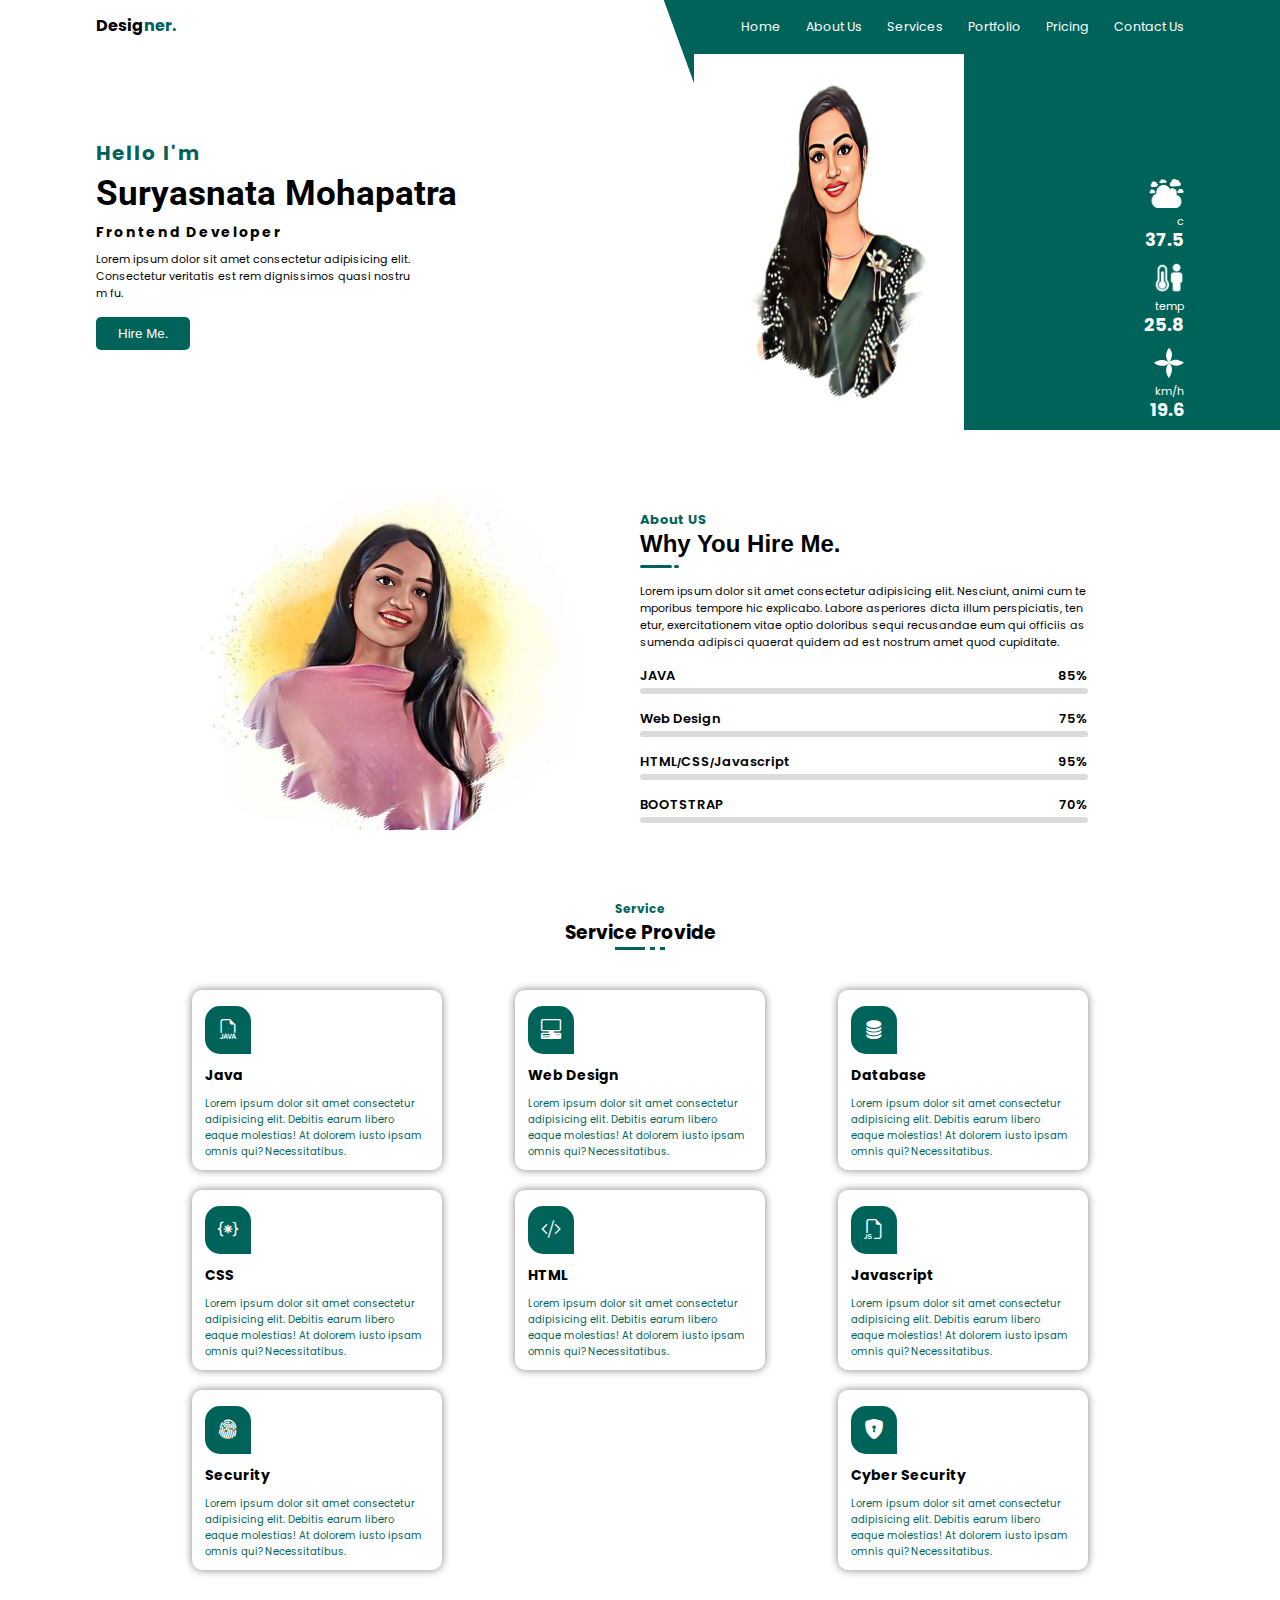
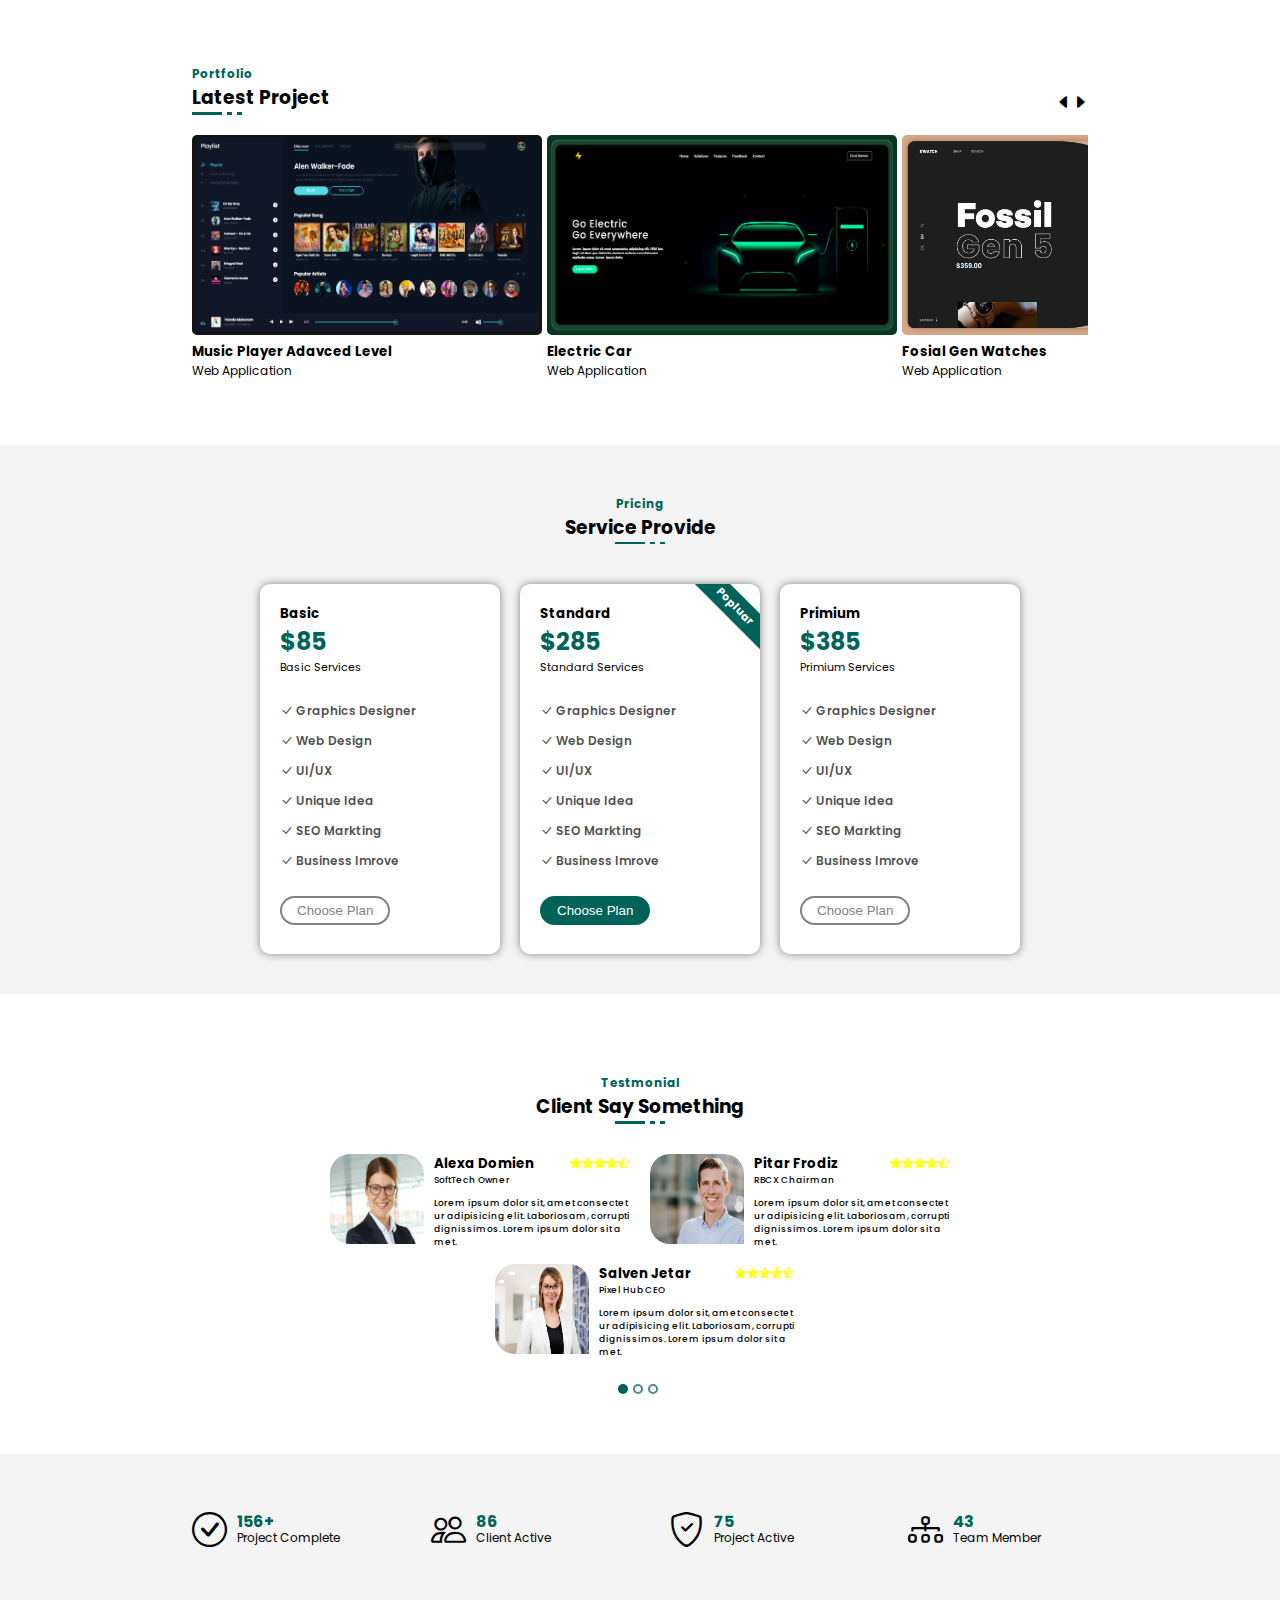
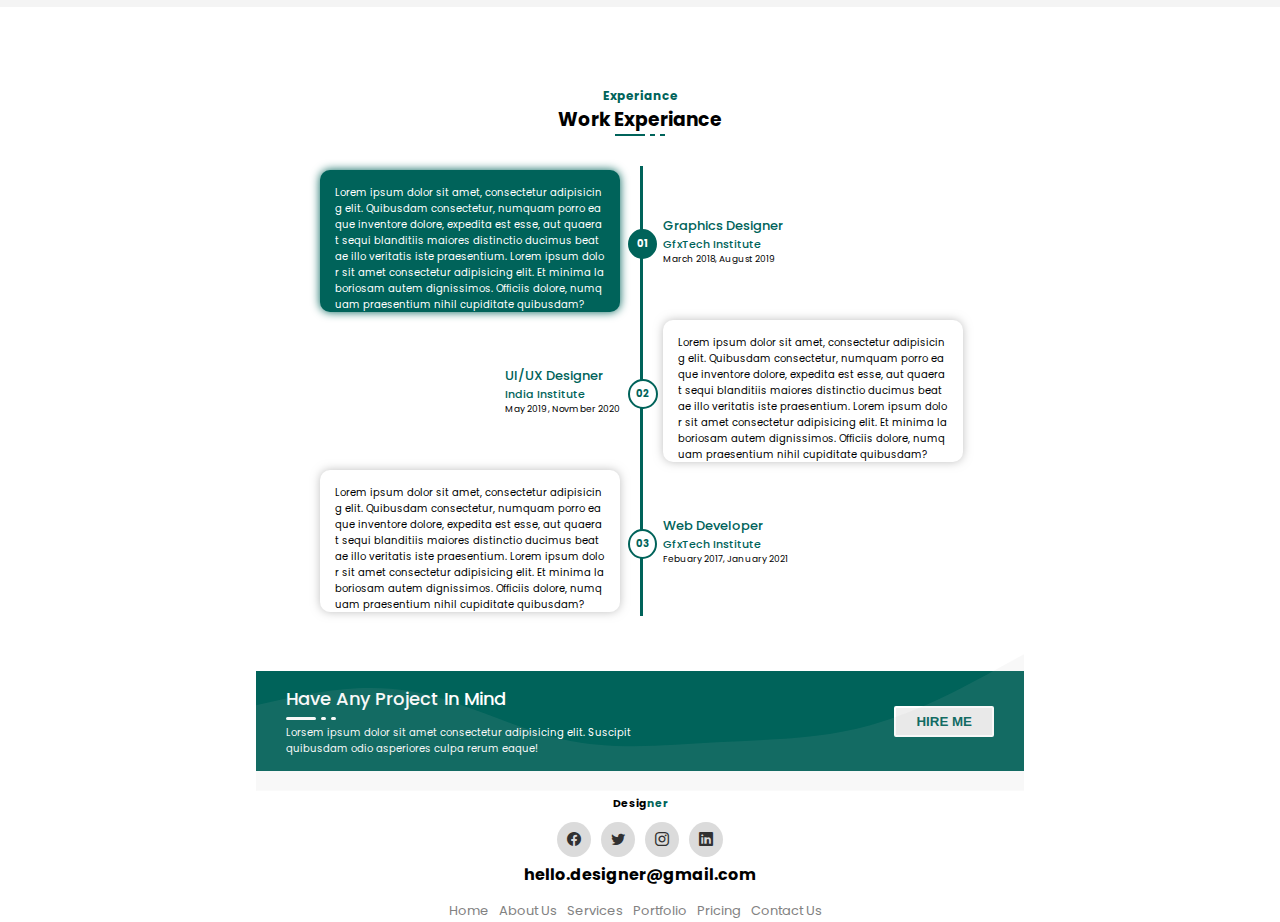
<file: Modern Portfolio/index.html>
<!DOCTYPE html>
<html lang="en">

<head>
    <meta charset="UTF-8">
    <meta http-equiv="X-UA-Compatible" content="IE=edge">
    <meta name="viewport" content="width=device-width, initial-scale=1.0">
    <link rel="stylesheet" href="https://cdn.jsdelivr.net/npm/bootstrap-icons@1.8.3/font/bootstrap-icons.css">
    <link rel="stylesheet" href="style.css">
    <link rel="stylesheet" href="media.css">
    <title>Personal Portfolio</title>
</head>

<body>
    <header id="header">
        <div class="header_bx">
            <nav>
                <h4 class="logo">Desig<span>ner.</span></h4>
                <div class="menu_hum">
                    <ul id="menu">
                        <li><a href="#header"><span></span><span></span><span></span> Home</a></li>
                        <li><a href="#exp"><span></span><span></span><span></span> About Us</a></li>
                        <li><a href="#services"><span></span><span></span><span></span> Services</a></li>
                        <li><a href="#portfolio"><span></span><span></span><span></span> Portfolio</a></li>
                        <li><a href="#pricing"><span></span><span></span><span></span> Pricing</a></li>
                        <li><a href="#contact"><span></span><span></span><span></span> Contact Us</a></li>
                    </ul>
                    <i class="bi bi-three-dots" id="menu_btn"></i>
                </div>
            </nav>
            <div class="content">
                <div class="cont_bx">
                    <h5>Hello I'm</h5>
                    <h1>Suryasnata Mohapatra</h1>
                    <h6>Frontend Developer</h6>
                    <p>Lorem ipsum dolor sit amet consectetur adipisicing elit. Consectetur veritatis est rem dignissimos quasi nostrum fu.</p>
                    <button>Hire Me.</button>
                </div>
                <div class="img_bx">
                    <img src="img/sona2.jpg" alt="Kareem Moahmmed">
                </div>
            </div>
            <!-- weather start  -->
            <div class="weather">
                <div class="card">
                    <img src="svg/cloud.png" alt="">
                    <p>c</p>
                    <h6>37.5</h6>
                </div>
                <div class="card">
                    <img src="svg/temperature-feels-like.png" alt="">
                    <p>temp</p>
                    <h6>25.8</h6>
                </div>
                <div class="card">
                    <img src="svg/fan2.svg" alt="">
                    <p>km/h</p>
                    <h6>19.6</h6>
                </div>
            </div>
        </div>
    </header>

    <div class="skill_bx">
        <div class="skill_img_bx">
            <img src="img/sona4.jpg" alt="">
        </div>
        <div class="skill_cont_bx">
            <h6>About US</h6>
            <h2>Why You Hire Me. <span></span><span></span><span></span></h2>
            <p>Lorem ipsum dolor sit amet consectetur adipisicing elit. Nesciunt, animi cum temporibus tempore hic explicabo. Labore asperiores dicta illum perspiciatis, tenetur, exercitationem vitae optio doloribus sequi recusandae eum qui officiis assumenda
                adipisci quaerat quidem ad est nostrum amet quod cupiditate.
            </p>
            <div class="skill_progress_bar">
                <div class="skill_progress_bar_box">
                    <div class="lable">
                        <h6>JAVA</h6>
                        <h6>85%</h6>
                    </div>
                    <h5 class="ani"></h5>
                </div>
                <div class="skill_progress_bar_box">
                    <div class="lable">
                        <h6>Web Design</h6>
                        <h6>75%</h6>
                    </div>
                    <h5 class="ani"></h5>
                </div>
                <div class="skill_progress_bar_box">
                    <div class="lable">
                        <h6>HTML<span>/</span>CSS<span>/</span>Javascript</h6>
                        <h6>95%</h6>
                    </div>
                    <h5 class="ani"></h5>
                </div>
                <div class="skill_progress_bar_box">
                    <div class="lable">
                        <h6>BOOTSTRAP</h6>
                        <h6>70%</h6>
                    </div>
                    <h5 class="ani"></h5>
                </div>
            </div>

        </div>
    </div>

    <div class="services" id="services">
        <div class="head">
            <h6>Service</h6>
            <h3>Service Provide</h3>
            <div class="spans">
                <span></span><span></span><span></span>
            </div>
        </div>
        <div class="cards">
            <div class="card">
                <i class="bi bi-filetype-java"></i>
                <h6>Java</h6>
                <p>Lorem ipsum dolor sit amet consectetur adipisicing elit. Debitis earum libero eaque molestias! At dolorem iusto ipsam omnis qui? Necessitatibus.</p>
            </div>
            <div class="card">
                <i class="bi bi-pc-display-horizontal"></i>
                <h6>Web Design</h6>
                <p>Lorem ipsum dolor sit amet consectetur adipisicing elit. Debitis earum libero eaque molestias! At dolorem iusto ipsam omnis qui? Necessitatibus.</p>
            </div>
            <div class="card">
                <i class="bi bi-database-fill"></i>
                <h6>Database</h6>
                <p>Lorem ipsum dolor sit amet consectetur adipisicing elit. Debitis earum libero eaque molestias! At dolorem iusto ipsam omnis qui? Necessitatibus.</p>
            </div>
            <div class="card">
                <i class="bi bi-braces-asterisk"></i>
                <h6>CSS</h6>
                <p>Lorem ipsum dolor sit amet consectetur adipisicing elit. Debitis earum libero eaque molestias! At dolorem iusto ipsam omnis qui? Necessitatibus.</p>
            </div>
            <div class="card">
                <i class="bi bi-code-slash"></i>
                <h6>HTML</h6>
                <p>Lorem ipsum dolor sit amet consectetur adipisicing elit. Debitis earum libero eaque molestias! At dolorem iusto ipsam omnis qui? Necessitatibus.</p>
            </div>
            <div class="card">
                <i class="bi bi-filetype-js"></i>
                <h6>Javascript</h6>
                <p>Lorem ipsum dolor sit amet consectetur adipisicing elit. Debitis earum libero eaque molestias! At dolorem iusto ipsam omnis qui? Necessitatibus.</p>
            </div>
            <div class="card">
                <i class="bi bi-fingerprint"></i>
                <h6>Security</h6>
                <p>Lorem ipsum dolor sit amet consectetur adipisicing elit. Debitis earum libero eaque molestias! At dolorem iusto ipsam omnis qui? Necessitatibus.</p>
            </div>
            <div class="card">
                <i class="bi bi-shield-lock-fill"></i>
                <h6>Cyber Security</h6>
                <p>Lorem ipsum dolor sit amet consectetur adipisicing elit. Debitis earum libero eaque molestias! At dolorem iusto ipsam omnis qui? Necessitatibus.</p>
            </div>
        </div>
    </div>


    <!-- Project Box start  -->
    <div class="project" id="portfolio">
        <div class="head">
            <div class="l_bx">
                <h6>Portfolio</h6>
                <h3>Latest Project</h3>
                <div class="spans">
                    <span></span><span></span><span></span>
                </div>
            </div>
            <div class="r_bx">
                <i class="bi bi-caret-left-fill" id="left_scroll_p"></i>
                <i class="bi bi-caret-right-fill" id="right_scroll_p"></i>
            </div>
        </div>
        <div class="cards" id="project_cards">
            <div class="card">
                <img src="img/1.png" alt="">
                <div class="cont">
                    <h5>Music Player Adavced Level</h5>
                    <p>Web Application</p>
                </div>
            </div>
            <div class="card">
                <img src="img/2.png" alt="">
                <div class="cont">
                    <h5>Electric Car</h5>
                    <p>Web Application</p>
                </div>
            </div>
            <div class="card">
                <img src="img/4.png" alt="">
                <div class="cont">
                    <h5>Fosial Gen Watches </h5>
                    <p>Web Application</p>
                </div>
            </div>
            <div class="card">
                <img src="img/3.png" alt="">
                <div class="cont">
                    <h5>Food Odering Website</h5>
                    <p>UX/UI</p>
                </div>
            </div>
            <div class="card">
                <img src="img/5.png" alt="">
                <div class="cont">
                    <h5>Cute Cat Website</h5>
                    <p>Web Appliaction</p>
                </div>
            </div>
            <div class="card">
                <img src="img/6.png" alt="">
                <div class="cont">
                    <h5>Spider-Man Website</h5>
                    <p>Web Appliaction</p>
                </div>
            </div>
        </div>
    </div>

    <!-- Pricing Box Start  -->
    <div class="pricing" id="pricing">
        <div class="head">
            <h6>Pricing</h6>
            <h3>Service Provide</h3>
            <div class="spans">
                <span></span><span></span><span></span>
            </div>
        </div>
        <div class="cards">
            <div class="card">
                <h5>Basic</h5>
                <h2>$85</h2>
                <p>Basic Services</p>
                <ul>
                    <li><i class="bi bi-check-lg"></i> Graphics Designer</li>
                    <li><i class="bi bi-check-lg"></i> Web Design</li>
                    <li><i class="bi bi-check-lg"></i> UI/UX</li>
                    <li><i class="bi bi-check-lg"></i> Unique Idea</li>
                    <li><i class="bi bi-check-lg"></i> SEO Markting</li>
                    <li><i class="bi bi-check-lg"></i> Business Imrove</li>
                </ul>
                <button>Choose Plan</button>
                <h6></h6>
            </div>
            <div class="card">
                <h5>Standard</h5>
                <h2>$285</h2>
                <p>Standard Services</p>
                <ul>
                    <li><i class="bi bi-check-lg"></i> Graphics Designer</li>
                    <li><i class="bi bi-check-lg"></i> Web Design</li>
                    <li><i class="bi bi-check-lg"></i> UI/UX</li>
                    <li><i class="bi bi-check-lg"></i> Unique Idea</li>
                    <li><i class="bi bi-check-lg"></i> SEO Markting</li>
                    <li><i class="bi bi-check-lg"></i> Business Imrove</li>
                </ul>
                <button>Choose Plan</button>
                <h6>Popluar</h6>
            </div>
            <div class="card">
                <h5>Primium</h5>
                <h2>$385</h2>
                <p>Primium Services</p>
                <ul>
                    <li><i class="bi bi-check-lg"></i> Graphics Designer</li>
                    <li><i class="bi bi-check-lg"></i> Web Design</li>
                    <li><i class="bi bi-check-lg"></i> UI/UX</li>
                    <li><i class="bi bi-check-lg"></i> Unique Idea</li>
                    <li><i class="bi bi-check-lg"></i> SEO Markting</li>
                    <li><i class="bi bi-check-lg"></i> Business Imrove</li>
                </ul>
                <button>Choose Plan</button>
                <h6></h6>
            </div>
        </div>
    </div>


    <!-- Testmonial Start  -->
    <div class="testmonial">
        <div class="head">
            <h6>Testmonial</h6>
            <h3>Client Say Something</h3>
            <div class="spans">
                <span></span><span></span><span></span>
            </div>
        </div>
        <div class="cards">
            <div class="card">
                <div class="img_bx">
                    <img src="img/client1.jpg" alt="" class="c_img">
                </div>
                <div class="content">
                    <div class="h5_star">
                        <h5 class="c_title">Alexa Domien</h5>
                        <div class="star"><i class="bi bi-star-fill"></i><i class="bi bi-star-fill"></i><i class="bi bi-star-fill"></i><i class="bi bi-star-fill"></i><i class="bi bi-star-half"></i></div>
                    </div>
                    <p class="c_subtitle">SoftTech Owner</p>
                    <h6>Lorem ipsum dolor sit, amet consectetur adipisicing elit. Laboriosam, corrupti dignissimos. Lorem ipsum dolor sit amet.</h6>
                </div>
            </div>
            <div class="card">
                <div class="img_bx">
                    <img src="img/client2.jpg" alt="" class="c_img">
                </div>
                <div class="content">
                    <div class="h5_star">
                        <h5 class="c_title">Pitar Frodiz</h5>
                        <div class="star"><i class="bi bi-star-fill"></i><i class="bi bi-star-fill"></i><i class="bi bi-star-fill"></i><i class="bi bi-star-fill"></i><i class="bi bi-star-half"></i></div>
                    </div>
                    <p class="c_subtitle">RBCX Chairman</p>
                    <h6>Lorem ipsum dolor sit, amet consectetur adipisicing elit. Laboriosam, corrupti dignissimos. Lorem ipsum dolor sit amet.</h6>
                </div>
            </div>
            <div class="card">
                <div class="img_bx">
                    <img src="img/client3.jfif" alt="" class="c_img">
                </div>
                <div class="content">
                    <div class="h5_star">
                        <h5 class="c_title">Salven Jetar</h5>
                        <div class="star"><i class="bi bi-star-fill"></i><i class="bi bi-star-fill"></i><i class="bi bi-star-fill"></i><i class="bi bi-star-fill"></i><i class="bi bi-star-half"></i></div>
                    </div>
                    <p class="c_subtitle">Pixel Hub CEO</p>
                    <h6>Lorem ipsum dolor sit, amet consectetur adipisicing elit. Laboriosam, corrupti dignissimos. Lorem ipsum dolor sit amet.</h6>
                </div>
            </div>
        </div>
        <div class="change_data">
            <h6 class="chnage_d"></h6>
            <h6 class="chnage_d"></h6>
            <h6 class="chnage_d"></h6>
        </div>
    </div>

    <div class="client_data">
        <div class="cards">
            <div class="card">
                <i class="bi bi-check-circle"></i>
                <div class="cont">
                    <h6>156+</h6>
                    <p>Project Complete</p>
                </div>
            </div>
            <div class="card">
                <i class="bi bi-people"></i>
                <div class="cont">
                    <h6>86</h6>
                    <p>Client Active</p>
                </div>
            </div>
            <div class="card">
                <i class="bi bi-shield-check"></i>
                <div class="cont">
                    <h6>75</h6>
                    <p>Project Active</p>
                </div>
            </div>
            <div class="card">
                <i class="bi bi-diagram-3"></i>
                <div class="cont">
                    <h6>43</h6>
                    <p>Team Member</p>
                </div>
            </div>
        </div>
    </div>

    <div class="exp_bx" id="exp">
        <div class="head">
            <h6>Experiance</h6>
            <h3>Work Experiance</h3>
            <div class="spans">
                <span></span><span></span><span></span>
            </div>
        </div>
        <div class="cards">
            <div class="card">
                <p class="pra">Lorem ipsum dolor sit amet, consectetur adipisicing elit. Quibusdam consectetur, numquam porro eaque inventore dolore, expedita est esse, aut quaerat sequi blanditiis maiores distinctio ducimus beatae illo veritatis iste praesentium. Lorem
                    ipsum dolor sit amet consectetur adipisicing elit. Et minima laboriosam autem dignissimos. Officiis dolore, numquam praesentium nihil cupiditate quibusdam?</p>
                <h6><span>01</span></h6>
                <div class="cont">
                    <h5>Graphics Designer</h5>
                    <h5 class="h5">GfxTech Institute</h5>
                    <p>March 2018, August 2019</p>
                </div>
            </div>
            <div class="card">
                <p class="pra">Lorem ipsum dolor sit amet, consectetur adipisicing elit. Quibusdam consectetur, numquam porro eaque inventore dolore, expedita est esse, aut quaerat sequi blanditiis maiores distinctio ducimus beatae illo veritatis iste praesentium. Lorem
                    ipsum dolor sit amet consectetur adipisicing elit. Et minima laboriosam autem dignissimos. Officiis dolore, numquam praesentium nihil cupiditate quibusdam?</p>
                <h6><span>02</span></h6>
                <div class="cont">
                    <h5>UI/UX Designer</h5>
                    <h5 class="h5">India Institute</h5>
                    <p>May 2019, Novmber 2020</p>
                </div>
            </div>
            <div class="card">
                <p class="pra">Lorem ipsum dolor sit amet, consectetur adipisicing elit. Quibusdam consectetur, numquam porro eaque inventore dolore, expedita est esse, aut quaerat sequi blanditiis maiores distinctio ducimus beatae illo veritatis iste praesentium. Lorem
                    ipsum dolor sit amet consectetur adipisicing elit. Et minima laboriosam autem dignissimos. Officiis dolore, numquam praesentium nihil cupiditate quibusdam?</p>
                <h6><span>03</span></h6>
                <div class="cont">
                    <h5>Web Developer</h5>
                    <h5 class="h5">GfxTech Institute</h5>
                    <p>Febuary 2017, January 2021</p>
                </div>
            </div>
        </div>
    </div>

    <div class="mind_bx">
        <div class="card">
            <div class="cont">
                <h4>Have Any Project In Mind</h4>
                <div class="spans">
                    <span></span><span></span><span></span>
                </div>
                <p>Lorsem ipsum dolor sit amet consectetur adipisicing elit. Suscipit quibusdam odio asperiores culpa rerum eaque!</p>
            </div>
            <div class="btn">
                <button>HIRE ME</button>
            </div>
            <svg xmlns="http://www.w3.org/2000/svg" viewBox="0 0 1440 320"><path fill="rgb(184,184,184,.1)" fill-opacity="1" d="M0,160L48,149.3C96,139,192,117,288,133.3C384,149,480,203,576,224C672,245,768,235,864,229.3C960,224,1056,224,1152,197.3C1248,171,1344,117,1392,90.7L1440,64L1440,320L1392,320C1344,320,1248,320,1152,320C1056,320,960,320,864,320C768,320,672,320,576,320C480,320,384,320,288,320C192,320,96,320,48,320L0,320Z"></path></svg>
        </div>
    </div>

    <footer id="contact">
        <h6>Desig<span>ner</span></h6>
        <div class="social">
            <a href="#">
                <i class="bi bi-facebook"></i>
            </a>
            <a href="#">
                <i class="bi bi-twitter"></i>
            </a>
            <a href="#">
                <i class="bi bi-instagram"></i>
            </a>
            <a href="#">
                <i class="bi bi-linkedin"></i>
            </a>
        </div>
        <h4>hello.designer@gmail.com</h4>
        <ul>
            <li><a href="#header">Home</a></li>
            <li><a href="#exp">About Us</a></li>
            <li><a href="#services">Services</a></li>
            <li><a href="#portfolio">Portfolio</a></li>
            <li><a href="#pricing">Pricing</a></li>
            <li><a href="#contact">Contact Us</a></li>
        </ul>
    </footer>

    <script src="app.js"></script>
</body>

</html>
</file>
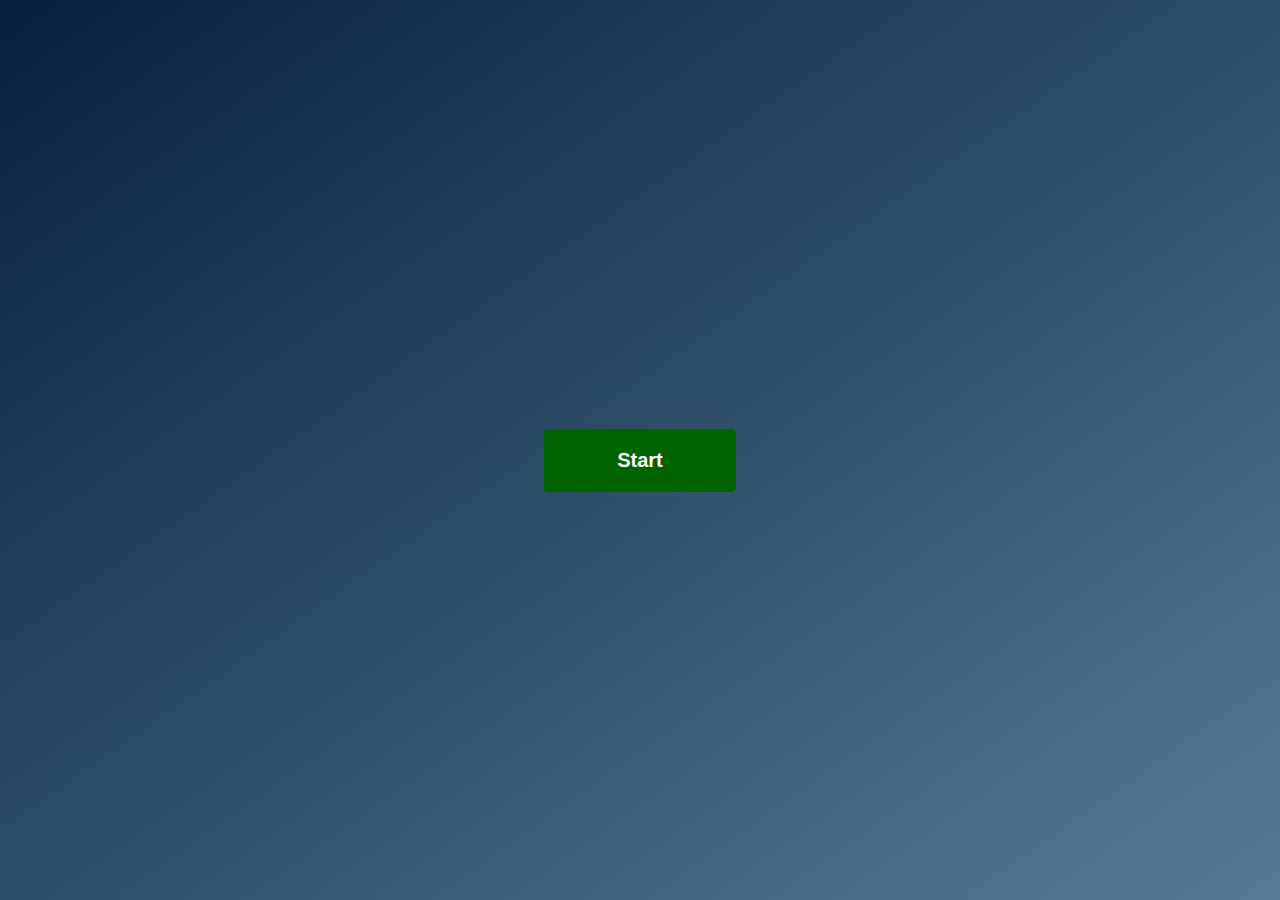
<file: Quiz app/index.html>
<!DOCTYPE html>
<html lang="en">
<head>
    <meta charset="UTF-8">
    <meta http-equiv="X-UA-Compatible" content="IE=edge">
    <meta name="viewport" content="width=device-width, initial-scale=1.0">
    <link rel="stylesheet" href="style.css">
    <title>Quiz App using JavaScript</title>
</head>
<body>
    <div class="alert">Alert</div>
    <div class="btn startBtn">Start</div>
    <div class="container">
        <h1>Let's play a Quiz Game</h1>
        <div class="question"></div>
        <div class="choices"></div>
        <button class="btn nextBtn">Next</button>
        <div class="scoreCard"></div>
        <div class="timer"></div>
    </div>

    <script src="script.js"></script>
</body>
</html>
</file>
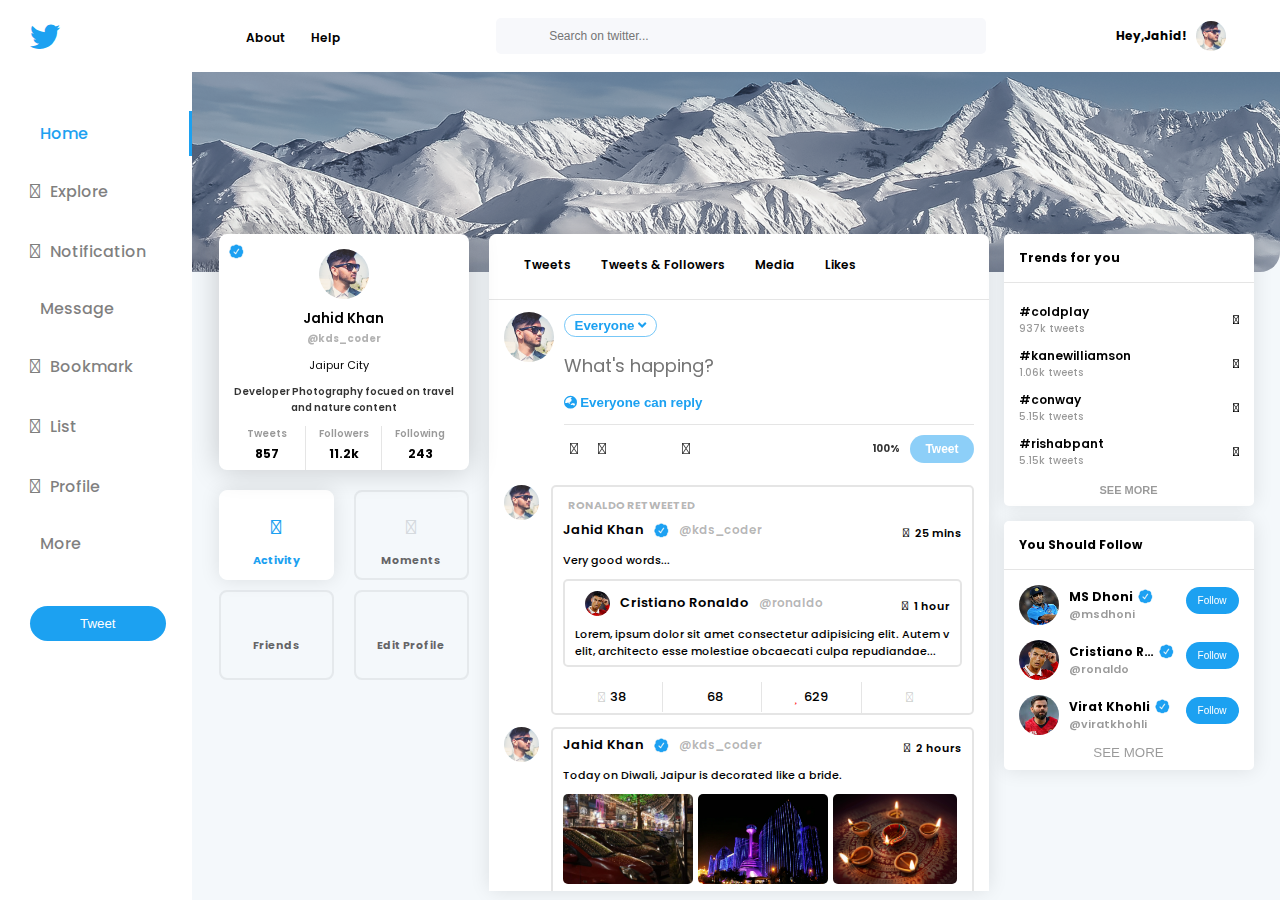
<file: Twitter Clone/index.html>
<!DOCTYPE html>
<html lang="en">
<head>
    <meta charset="UTF-8">
    <meta http-equiv="X-UA-Compatible" content="IE=edge">
    <meta name="viewport" content="width=device-width, initial-scale=1.0">
    <link rel="shortcut icon" href="img/favicon.png" type="image/x-icon">
    <link rel="stylesheet" href="https://cdnjs.cloudflare.com/ajax/libs/font-awesome/6.2.0/css/all.min.css" integrity="sha512-xh6O/CkQoPOWDdYTDqeRdPCVd1SpvCA9XXcUnZS2FmJNp1coAFzvtCN9BmamE+4aHK8yyUHUSCcJHgXloTyT2A==" crossorigin="anonymous" referrerpolicy="no-referrer" />
    <link rel="stylesheet" href="https://cdnjs.cloudflare.com/ajax/libs/font-awesome/5.15.4/css/all.min.css" integrity="sha512-1ycn6IcaQQ40/MKBW2W4Rhis/DbILU74C1vSrLJxCq57o941Ym01SwNsOMqvEBFlcgUa6xLiPY/NS5R+E6ztJQ==" crossorigin="anonymous" referrerpolicy="no-referrer" />
    <link rel="stylesheet" href="style.css">
    <title>Twitter Clone</title>
</head>
<body>
    <header>
        <aside>
            <a href="#" class="logo"><i class="fab fa-twitter"></i></a>
            <ul>
                <li class="li_active"><a href="/"><i class="fa-solid fa-house"></i> Home</a></li>
                <li><a href="#"><i class="fa-solid fa-hashtag"></i> Explore</a></li>
                <li><a href="#"><i class="fa-solid fa-bell"></i> Notification</a></li>
                <li><a href="#"><i class="fa-solid fa-message"></i> Message</a></li>
                <li><a href="#"><i class="fa-solid fa-bookmark"></i> Bookmark</a></li>
                <li><a href="#"><i class="fa-solid fa-clipboard-list"></i> List</a></li>
                <li><a href="profile.html"><i class="fa-solid fa-user"></i> Profile</a></li>
                <li><a href="#"><i class="fa-solid fa-ellipsis"></i> More</a></li>
            </ul>
            <button>Tweet</button>
        </aside>
        <section>
            <nav>
                <ul>
                    <li><a href="#">About</a></li>
                    <li><a href="#">Help</a></li>
                </ul>
                <div class="search_bar">
                    <i class="fa-solid fa-magnifying-glass"></i>
                    <input type="text" placeholder="Search on twitter...">
                </div>
                <div class="user">
                    <h6>Hey,Jahid!</h6>
                    <img src="img/user.png" alt="">
                </div>
            </nav>
            <div class="profile_post_follow_bx">
                <div class="profile_bx">
                    <div class="profile_card">
                        <img src="icon/bluetick.png" alt="" class="blue_tick_pc">
                        <img src="img/user.png" alt="" class="profile_img">
                        <h5>Jahid Khan</h5>
                        <h6>@kds_coder</h6>
                        <address>
                            <a href="#">
                                <i class="fa-solid fa-location-dot"></i>
                                Jaipur City
                            </a>
                            <a href="#">
                                <i class="fa-solid fa-earth-asia"></i>
                            </a>
                        </address>
                        <p>Developer Photography focued on travel and nature content</p>
                        <div class="data">
                            <div class="data_card">
                                <p>Tweets</p>
                                <h4>857</h4>
                            </div>
                            <div class="data_card">
                                <p>Followers</p>
                                <h4>11.2k</h4>
                            </div>
                            <div class="data_card">
                                <p>Following</p>
                                <h4>243</h4>
                            </div>
                        </div>
                    </div>
                    <div class="activity_bx">
                        <div class="activity_card_bx">
                            <i class="fa-solid fa-eye"></i>
                            <h6>Activity</h6>
                        </div>
                        <div class="activity_card_bx">
                            <i class="fa-solid fa-bolt"></i>
                            <h6>Moments</h6>
                        </div>
                        <div class="activity_card_bx">
                            <i class="fa-solid fa-user-group"></i>
                            <h6>Friends</h6>
                        </div>
                        <div class="activity_card_bx">
                            <i class="fa-solid fa-gear"></i>
                            <h6>Edit Profile</h6>
                        </div>
                    </div>
                </div>
                <div class="post_follow_bx">
                    <div class="post">
                        <nav>
                            <ul>
                                <li><a href="#">Tweets</a></li>
                                <li><a href="#">Tweets & Followers</a></li>
                                <li><a href="#">Media</a></li>
                                <li><a href="#">Likes</a></li>
                            </ul>
                            <i class="fa-solid fa-ellipsis"></i>
                        </nav>
                        <div class="post_main_bx">
                             <!-- Tweet Box Start  -->
                             <div class="home_page_first_bx">
                                <img src="img/user.png" alt="" class="home_profile_pic">
                                <div class="write_tweet_bx">
                                    <button id="audience_btn">
                                        Everyone <i class="fas fa-angle-down"></i>
                                    </button>
                                    <div class="show_bx show_bx_1">
                                        <h6>Choose audience</h6>
                                        <li class="check_audience">
                                            <div>
                                                <i class="fas fa-globe-asia"></i>
                                                <h6>Everyone</h6>
                                            </div>
                                            <i class="fas fa-check check_audience_i"></i>
                                        </li>
                                        <li class="check_audience">
                                            <div>
                                                <i class="fas fa-users-cog"></i>
                                                <div class="edit_tweet_user">
                                                    <h6>Twitter Circle</h6>
                                                    <span>0 People</span> <button>Edit</button>
                                                </div>
                                            </div>
                                            <i class="fas fa-check check_audience_i"></i>
                                        </li>
                                    </div>
                                    <br>
                                    <textarea name="" id="tweet_text_area" oninput="auto_grow(this)" maxlength="200" placeholder="What's happing?"></textarea>
                                    <button class="select_reply_btn">
                                        <i class="fas fa-globe-asia"></i> Everyone can reply
                                    </button>
                                    <div class="show_bx who_can_reply_bx">
                                        <h6>Choose audience</h6>
                                        <p>Choose who can reply to this Tweet. <br>
                                        Anyone mentioned can always reply.</p>
                                        <li class="who_can_reply">
                                            <div>
                                                <i class="fas fa-globe-asia"></i>
                                                <h6>Everyone can reply</h6>
                                            </div>
                                            <i class="fas fa-check who_can_reply_i"></i>
                                        </li>
                                        <li class="who_can_reply">
                                            <div>
                                                <i class="fas fa-user-check "></i>
                                                <h6>People you follow</h6>
                                            </div>
                                            <i class="fas fa-check who_can_reply_i"></i>
                                        </li>
                                        <li class="who_can_reply">
                                            <div>
                                                <i style="font-style: normal;">@</i>
                                                <h6>Only people you mention</h6>
                                            </div>
                                            <i class="fas fa-check who_can_reply_i"></i>
                                        </li>
                                    </div>
                                    <div class="attach_media">
                                        <div class="select_media">
                                            <div class="media_card">
                                                <input type="file" name="" accept="image/jpg,  image/png, image/gif, video/mp4" id="">
                                                <i class="fa-regular fa-image"></i>
                                            </div>
                                            <div class="media_card">
                                                <i class="fa-solid fa-gift"></i>
                                            </div>
                                            <div class="media_card">
                                                <i class="fa-solid fa-square-poll-vertical"></i>
                                            </div>
                                            <div class="media_card">
                                                <i class="fa-regular fa-face-smile"></i>
                                            </div>
                                            <div class="media_card">
                                                <i class="fa-solid fa-calendar-week"></i>
                                            </div>
                                            <div class="media_card">
                                                <i class="fa-solid fa-location-dot"></i>
                                            </div>
                                        </div>
                                        <div class="tweet_letter_count">
                                            <h6 id="text_limit">100%</h6>
                                            <button id="tweet_post">Tweet</button>
                                        </div>
                                    </div>
                                </div>
                            </div>

                            <div class="post_card_bx">
                                <div class="post_profile">
                                    <img src="img/user.png" alt="">
                                </div>
                                <div class="content">
                                    <h6 class="retweet"><i class="fa-solid fa-repeat"></i> RONALDO RETWEETED</h6>
                                    <div class="user_name_time">
                                        <h5>Jahid Khan <img src="icon/bluetick.png" alt=""> <p>@kds_coder</p></h5>
                                        <h6><i class="fa-regular fa-clock"></i> 25 mins</h6>
                                    </div>
                                    <h3>Very good words...</h3>
                                    <div class="retweet_content_bx">
                                        <div class="user_name_time">
                                            <h5><img src="img/user2.jpg" alt=""> Cristiano Ronaldo <p>@ronaldo</p></h5>
                                            <h6><i class="fa-regular fa-clock"></i> 1 hour</h6>
                                        </div>
                                        <h3>Lorem, ipsum dolor sit amet consectetur adipisicing elit. Autem velit, architecto esse molestiae obcaecati culpa repudiandae...</h3>
                                    </div>
                                    <div class="tweet_card_social_data">
                                        <div class="tweet_social_card">
                                            <i class="fa-solid fa-comment"></i>
                                            <span>38</span>
                                        </div>
                                        <div class="tweet_social_card">
                                            <i class="fa-solid fa-repeat"></i>
                                            <span>68</span>
                                        </div>
                                        <div class="tweet_social_card">
                                            <i class="fa-solid fa-heart"></i>
                                            <span>629</span>
                                        </div>
                                        <div class="tweet_social_card">
                                            <i class="fa-solid fa-share"></i>
                                        </div>
                                    </div>
                                </div>
                            </div>
                            <div class="post_card_bx">
                                <div class="post_profile">
                                    <img src="img/user.png" alt="">
                                </div>
                                <div class="content">
                                    <div class="user_name_time">
                                        <h5>Jahid Khan <img src="icon/bluetick.png" alt=""> <p>@kds_coder</p></h5>
                                        <h6><i class="fa-regular fa-clock"></i> 2 hours</h6>
                                    </div>
                                    <h3>Today on Diwali, Jaipur is decorated like a bride.</h3>
                                    <div class="image_post_bx">
                                        <img src="img/img1.jpg" alt="">
                                        <img src="img/img2.webp" alt="">
                                        <img src="img/img3.jpg" alt="">
                                    </div>
                                    <div class="tweet_card_social_data">
                                        <div class="tweet_social_card">
                                            <i class="fa-solid fa-comment"></i>
                                            <span>128</span>
                                        </div>
                                        <div class="tweet_social_card">
                                            <i class="fa-solid fa-repeat"></i>
                                            <span>283</span>
                                        </div>
                                        <div class="tweet_social_card">
                                            <i class="fa-solid fa-heart"></i>
                                            <span>4.8k</span>
                                        </div>
                                        <div class="tweet_social_card">
                                            <i class="fa-solid fa-share"></i>
                                        </div>
                                    </div>
                                </div>
                            </div>
                            <div class="post_card_bx">
                                <div class="post_profile">
                                    <img src="img/user4.jpg" alt="">
                                </div>
                                <div class="content">
                                    <div class="user_name_time">
                                        <h5>President Biden<img src="icon/bluetick.png" alt=""> <p>@pouts</p></h5><h6><i class="fa-regular fa-clock"></i> 4 hours</h6>
                                    </div>
                                    <h3>Lorem ipsum dolor, sit amet consectetur adipisicing elit. Nemo explicabo assumenda dignissimos dicta laboriosam? Hic tempore praesentium, fugit minus blanditiis esse ab consequuntur qui accusamus voluptatem consequatur optio, excepturi tempora!</h3>
                                    <div class="tweet_card_social_data">
                                        <div class="tweet_social_card">
                                            <i class="fa-solid fa-comment"></i>
                                            <span>368</span>
                                        </div>
                                        <div class="tweet_social_card">
                                            <i class="fa-solid fa-repeat"></i>
                                            <span>4523</span>
                                        </div>
                                        <div class="tweet_social_card">
                                            <i class="fa-solid fa-heart"></i>
                                            <span>445.8k</span>
                                        </div>
                                        <div class="tweet_social_card">
                                            <i class="fa-solid fa-share"></i>
                                        </div>
                                    </div>
                                </div>
                            </div>
                        </div>
                    </div>
                    <div class="follow_bx">
                        <div class="trend_for_you">
                            <nav>
                                <h6>Trends for you</h6>
                                <i class="fa-solid fa-gear"></i>
                            </nav>
                            <div class="trend_bx">
                                <div class="rate">
                                    <li><a href="#">#coldplay <br><p>937k tweets</p></a> <i class="fa-solid fa-chevron-down"></i></li>
                                    <div class="interest">
                                        <button class="smile"><i class="fa-solid fa-face-smile"></i> Interested</button>
                                        <button class="frown"><i class="fa-solid fa-face-frown"></i>Not Interested</button>
                                    </div>
                                </div>
                                <div class="rate">
                                    <li><a href="#">#kanewilliamson <br><p>1.06k tweets</p></a> <i class="fa-solid fa-chevron-down"></i></li>
                                    <div class="interest">
                                        <button class="smile"><i class="fa-solid fa-face-smile"></i> Interested</button>
                                        <button class="frown"><i class="fa-solid fa-face-frown"></i>Not Interested</button>
                                    </div>
                                </div>
                                <div class="rate">
                                    <li><a href="#">#conway <br><p>5.15k tweets</p></a> <i class="fa-solid fa-chevron-down"></i></li>
                                    <div class="interest">
                                        <button class="smile"><i class="fa-solid fa-face-smile"></i> Interested</button>
                                        <button class="frown"><i class="fa-solid fa-face-frown"></i>Not Interested</button>
                                    </div>
                                </div>
                                <div class="rate">
                                    <li><a href="#">#rishabpant <br><p>5.15k tweets</p></a> <i class="fa-solid fa-chevron-down"></i></li>
                                    <div class="interest">
                                        <button class="smile"><i class="fa-solid fa-face-smile"></i> Interested</button>
                                        <button class="frown"><i class="fa-solid fa-face-frown"></i>Not Interested</button>
                                    </div>
                                </div>
                                <button class="see_more">SEE MORE</button>
                            </div>
                        </div>
                        <div class="you_should_follow trend_for_you">
                            <nav>
                                <h6>You Should Follow</h6>
                                <i class="fa-solid fa-rotate-right"></i>
                            </nav>
                            <div class="follow_bx">
                                <div class="follow_profile_name">
                                    <img src="img/user1.jpg" alt="" class="follow_profile">
                                    <div class="user_name">
                                        <div class="user_name_follow"><h6>MS Dhoni</h6><img src="icon/bluetick.png" alt=""></div>
                                        <p>@msdhoni</p>
                                    </div>
                                </div>
                                <button>Follow</button>
                            </div>
                            <div class="follow_bx">
                                <div class="follow_profile_name">
                                    <img src="img/user2.jpg" alt="" class="follow_profile">
                                    <div class="user_name">
                                        <div class="user_name_follow"><h6>Cristiano Ronaldo</h6><img src="icon/bluetick.png" alt=""></div>
                                        <p>@ronaldo</p>
                                    </div>
                                </div>
                                <button>Follow</button>
                            </div>
                            <div class="follow_bx">
                                <div class="follow_profile_name">
                                    <img src="img/user3.jpg" alt="" class="follow_profile">
                                    <div class="user_name">
                                        <div class="user_name_follow"><h6>Virat Khohli</h6><img src="icon/bluetick.png" alt=""></div>
                                        <p>@viratkhohli</p>
                                    </div>
                                </div>
                                <button>Follow</button>
                            </div>
                            <button class="see_more">SEE MORE</button>
                        </div>
                    </div>
                </div>
            </div>
        </section>
    </header>
    <script src="app.js"></script>
</body>
</html>
</file>
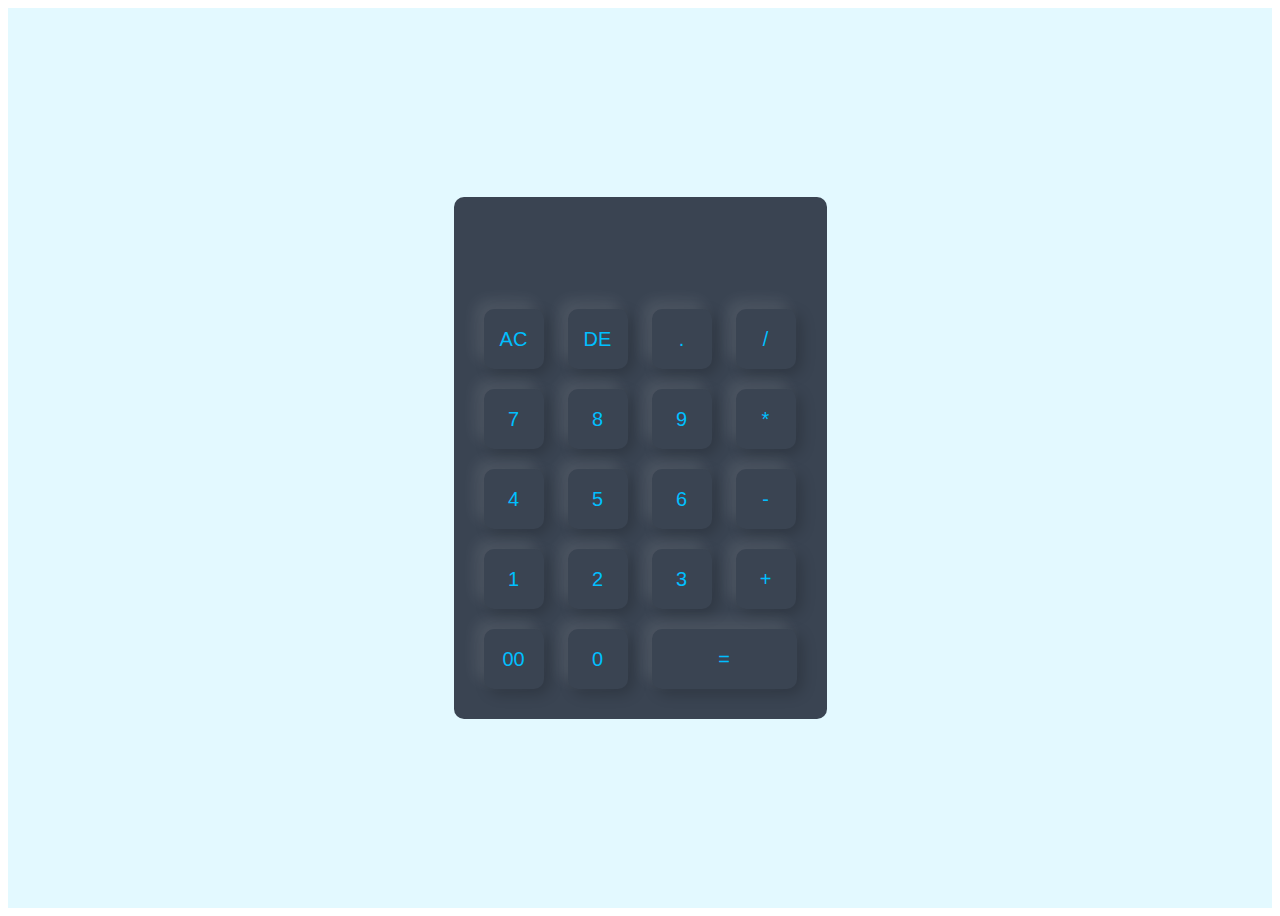
<file: Calculator/cal.html>
<!DOCTYPE html>
<html>
<head>
	<title>BASIC CALCULATOR</title>
	<link rel="stylesheet" href="style3.css">
</head>
<body>

<div class="container">
	<div class="calculator">
	<form>
		<div class="display">
			<input type="text" name="display">
		</div>
		<div>
			<input type="button" value="AC" onclick="display.value ='' " class="operator">
			<input type="button" value="DE" onclick="display.value = display.value.toString().slice(0,1)" class="operator">
			<input type="button" value="." onclick="display.value+='.' " class="operator">
			<input type="button" value="/" onclick="display.value+='/' " class="operator">
		</div>
		<div>
			<input type="button" value="7" onclick="display.value+='7' " class="operator">
			<input type="button" value="8" onclick="display.value+='8' " class="operator">
			<input type="button" value="9" onclick="display.value+='9' " class="operator">
			<input type="button" value="*" onclick="display.value+='*' " class="operator">
		</div>
		<div>
			<input type="button" value="4" onclick="display.value+='4' " class="operator">
			<input type="button" value="5" onclick="display.value+='5' " class="operator">
			<input type="button" value="6" onclick="display.value+='6' " class="operator">
			<input type="button" value="-" onclick="display.value+='-' " class="operator">
		</div>
		<div>
			<input type="button" value="1" onclick="display.value+='1' " class="operator">
			<input type="button" value="2" onclick="display.value+='2' " class="operator">
			<input type="button" value="3" onclick="display.value+='3' " class="operator">
			<input type="button" value="+" onclick="display.value+='+' " class="operator">
		</div>
		<div>
			<input type="button" value="00" onclick="display.value+='00' " class="operator">
			<input type="button" value="0" onclick="display.value+='0' " class="operator">
			<input type="button" value="=" onclick="display.value=eval(display.value)"class="equal operator">
		</div>
	</form>
</div>
</div>
</body>
</html>
</file>
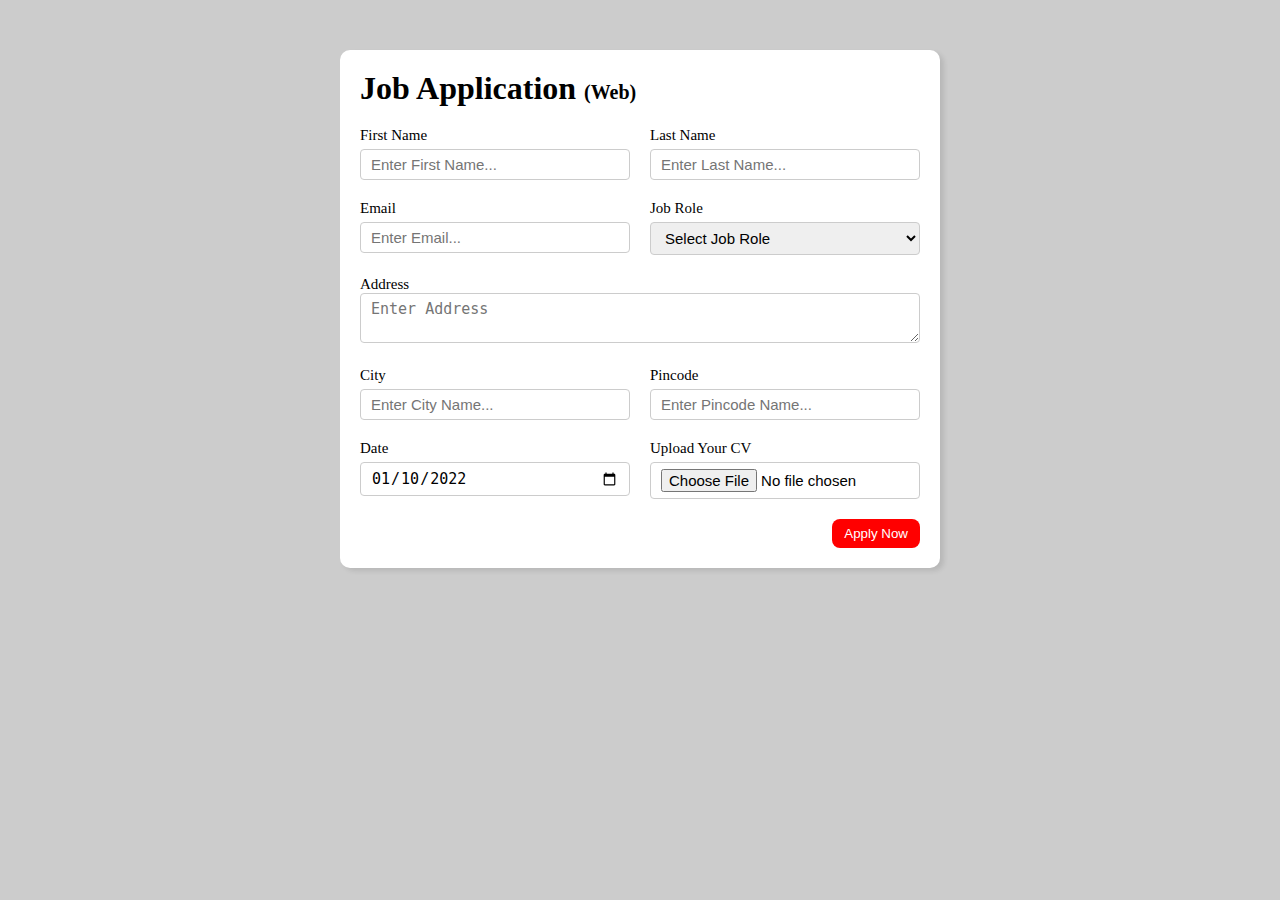
<file: Job Application/job app.html>
<!DOCTYPE html>
<html lang="en">
  <head>
    <meta charset="UTF-8" />
    <meta http-equiv="X-UA-Compatible" content="IE=edge" />
    <meta name="viewport" content="width=device-width, initial-scale=1.0" />
    <title>Job Application Form</title>
    <link rel="stylesheet" href="style4.css" />
  </head>
  <body>
    <div class="container">
      <div class="apply_box">
        <h1>
          Job Application
          <span class="title_small">(Web)</span>
        </h1>
        <form action="">
          <div class="form_container">
            <div class="form_control">
              <label for="first_name"> First Name </label>
              <input
                id="first_name"
                name="first_name"
                placeholder="Enter First Name..."
              />
            </div>
            <div class="form_control">
              <label for="last_name"> Last Name </label>
              <input
                id="last_name"
                name="last_name"
                placeholder="Enter Last Name..."
              />
            </div>
            <div class="form_control">
              <label for="email"> Email </label>
              <input
                type="email"
                id="email"
                name="email"
                placeholder="Enter Email..."
              />
            </div>
            <div class="form_control">
              <label for="job_role"> Job Role </label>
              <select id="job_role" name="job_role">
                <option value="">Select Job Role</option>
                <option value="frontend">Frontend Developer</option>
                <option value="backend">Backend Developer</option>
                <option value="full_stack">Java Developer</option>
                <option value="ui_ux">UI UX Designer</option>
              </select>
            </div>
            <div class="textarea_control">
              <label for="address"> Address </label>
              <textarea
                id="address"
                name="address"
                row="4"
                cols="50"
                placeholder="Enter Address"
              ></textarea>
            </div>
            <div class="form_control">
              <label for="city"> City </label>
              <input id="city" name="city" placeholder="Enter City Name..." />
            </div>
            <div class="form_control">
              <label for="pincode"> Pincode </label>
              <input
                type="number"
                id="pincode"
                name="pincode"
                placeholder="Enter Pincode Name..."
              />
            </div>
            <div class="form_control">
              <label for="date"> Date </label>
              <input value="2022-01-10" type="date" id="date" name="date" />
            </div>
            <div class="form_control">
              <label for="upload"> Upload Your CV </label>
              <input type="file" id="upload" name="upload" />
            </div>
          </div>
          <div class="button_container">
            <button type="submit">Apply Now</button>
          </div>
        </form>
      </div>
    </div>
  </body>
</html>
</file>
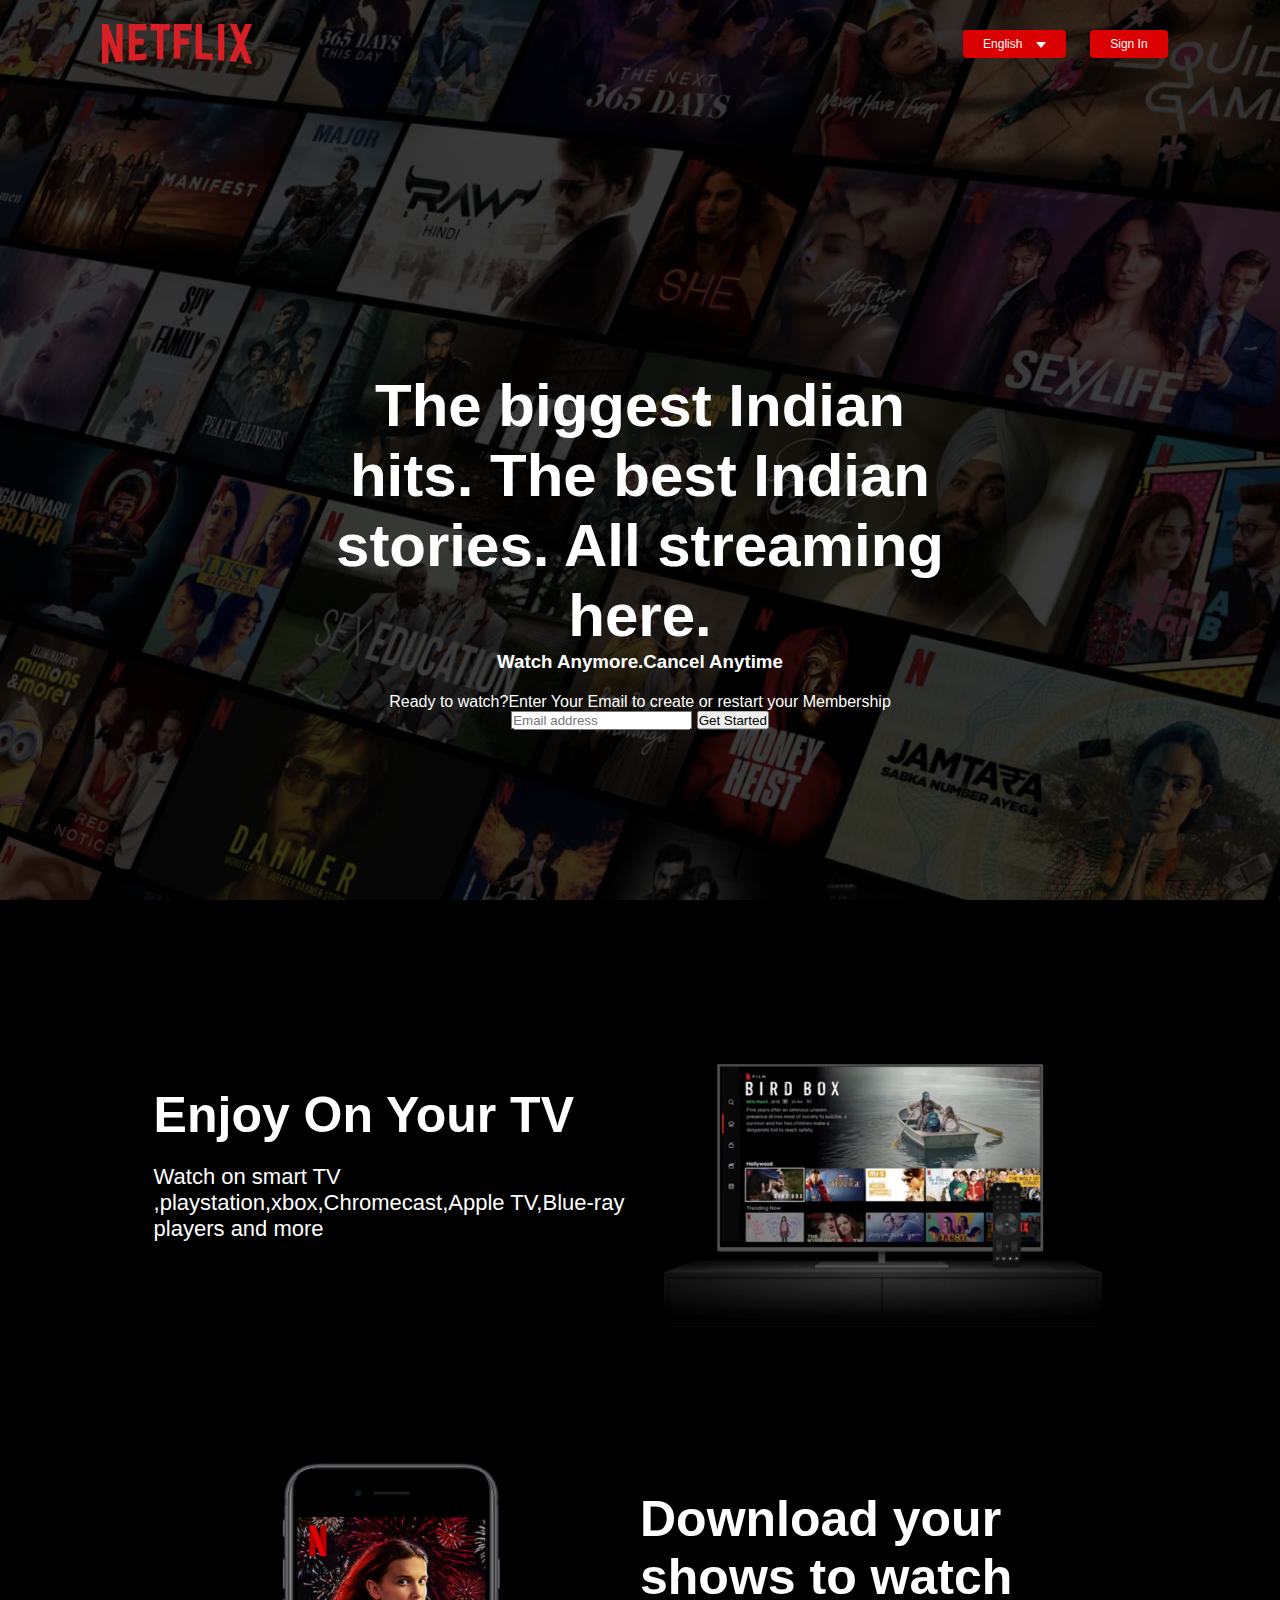
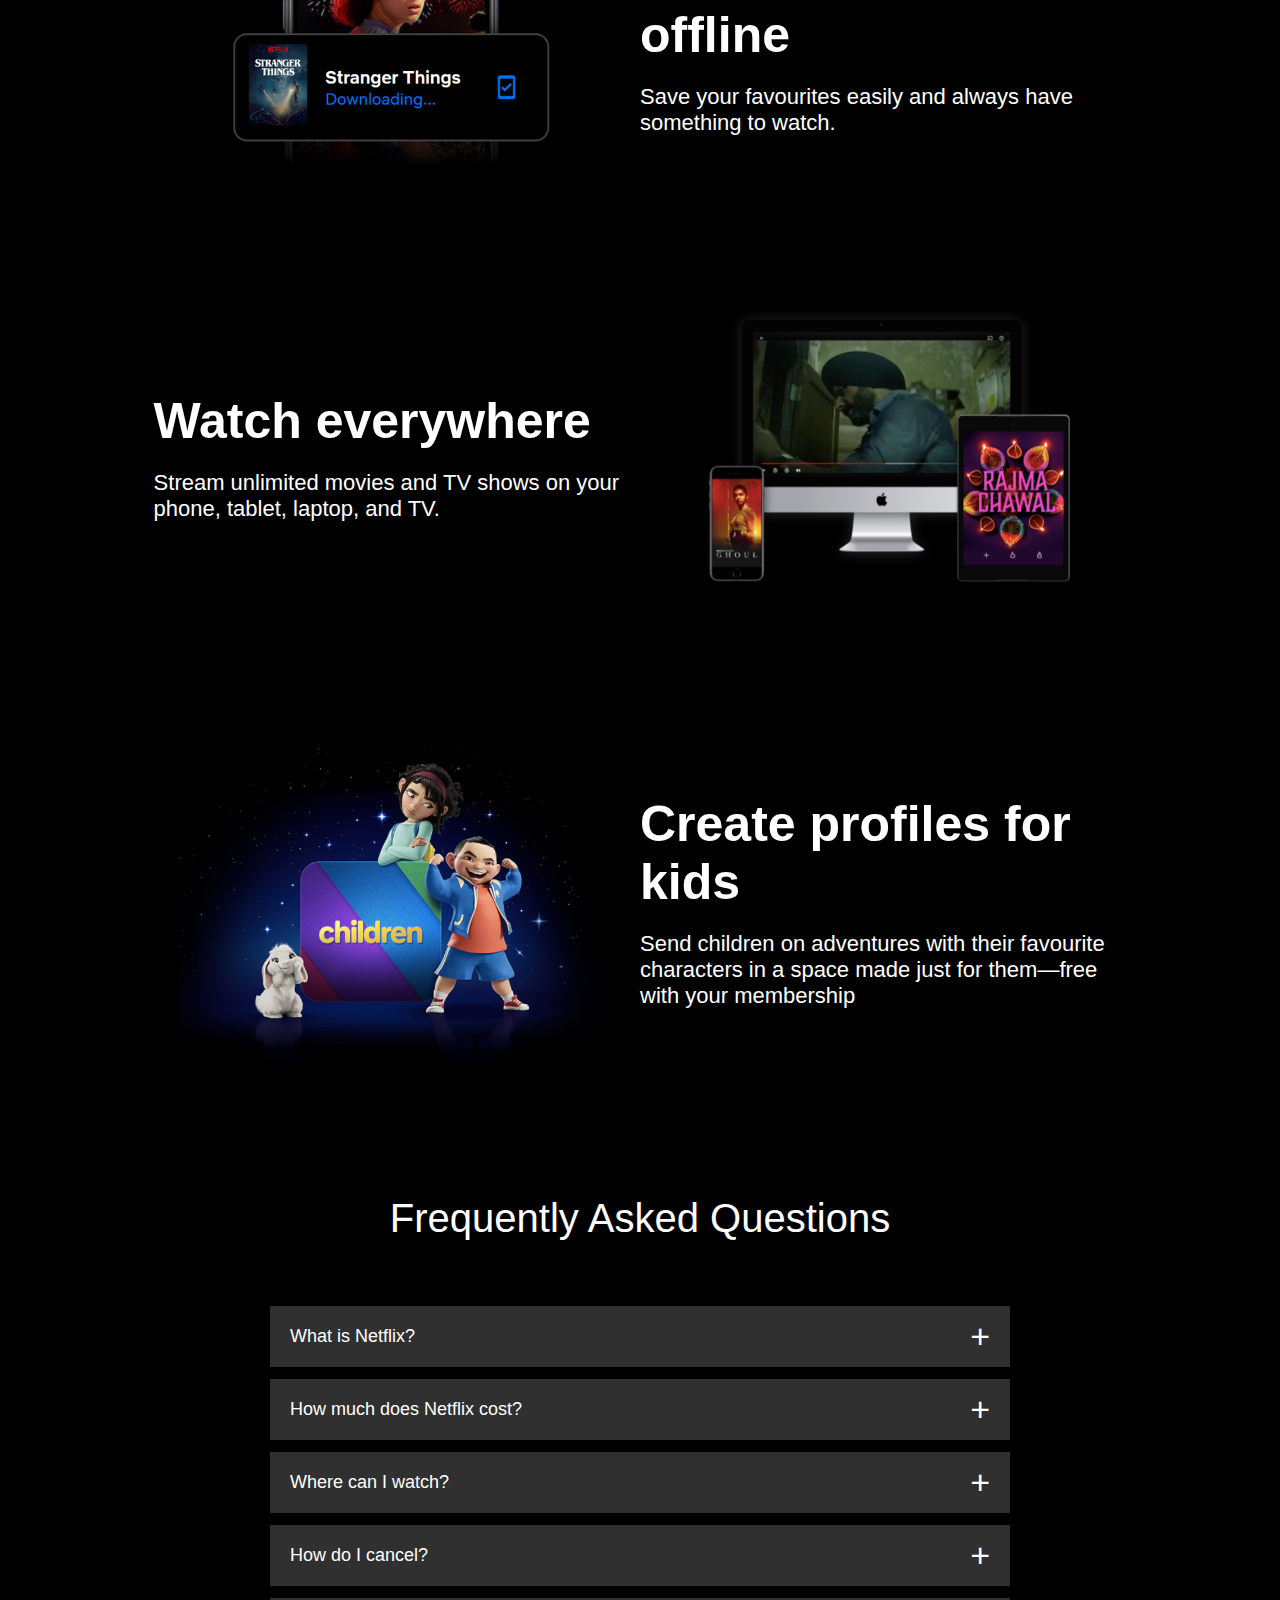
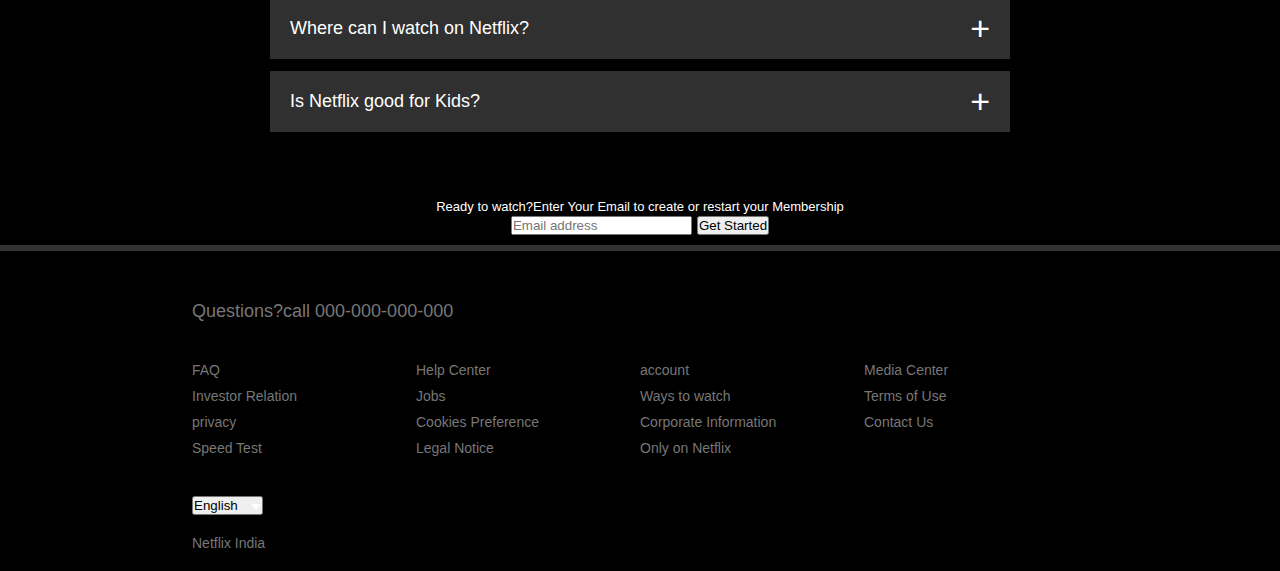
<file: Netflix/netflix.html>
<html>
    <head>
        <title>Netflix Website Clone</title>
        <link rel="stylesheet"href="style2.css">
    </head>
    <body>
      <div class="header"> 
        <nav>
            <img src="images/logo.png" class="logo">
            <div>
                <button class="language-btn">English <img src="images/down-icon.png"></button>
                <button>Sign In</button>
            </div>
        </nav>
        <div class="header-content">
            <h1>The biggest Indian hits. The best Indian stories. All streaming here.</h1>
            <h3>Watch Anymore.Cancel Anytime</h3>
            <p>Ready to watch?Enter Your Email to create or restart your Membership</p>
            <form class="Email-Sign Up"> 
                <input type="Email" placeholder="Email address" required>
                <button type="Submit">Get Started</button>
            </form>            
        </div>
      </div>   
      <div class="features">
        <div class="row">
            <div class="text-col">
                <h2>Enjoy On Your TV</h2>
                <p>Watch on smart TV ,playstation,xbox,Chromecast,Apple TV,Blue-ray players and more</p>      
            </div>
            <div class="img-col">
                <img src="images/feature-1.png">
            </div>
        </div>
        <div class="row">
            <div class="img-col">
                <img src="images/feature-2.png">
            </div>
            <div class="text-col">
                <h2>Download your shows to watch offline</h2>
                <p>Save your favourites easily and always have something to watch.</p>      
            </div>

        </div>
        <div class="row">
            <div class="text-col">
                <h2>Watch everywhere</h2>
                <p>Stream unlimited movies and TV shows on your phone, tablet, laptop, and TV.</p>      
            </div>
            <div class="img-col">
                <img src="images/feature-3.png">
            </div>
        </div>
        <div class="row">
            <div class="img-col">
                <img src="images/feature-4.png">
            </div>
            <div class="text-col">
                <h2>Create profiles for kids</h2>
                <p>Send children on adventures with their favourite characters in a space made just for them—free with your membership</p>      
            </div>
           
        </div>
      </div>
      <div class="faq">
        <h2>Frequently Asked Questions</h2>
        <ul class="accordion">
            <li>
                <input type="radio" name="accordion" id="first">
                <label for="first">What is Netflix?</label>
                <div class="content">
                    <p>Netflix is a streaming service that offers a wide variety of award-winning TV shows, movies, anime, documentaries and more – on thousands of internet-connected devices.

                        You can watch as much as you want, whenever you want, without a single ad – all for one low monthly price. There's always something new to discover, and new TV shows and movies are added every week!</p>
                </div>
            </li>
            <li>
                <input type="radio" name="accordion" id="second">
                <label for="second">How much does Netflix cost?</label>
                <div class="content">
                    <p>Watch Netflix on your smartphone, tablet, Smart TV, laptop, or streaming device, all for one fixed monthly fee. Plans range from ₹ 149 to ₹ 649 a month. No extra costs, no contracts.</p>
                </div>
            </li>
            <li>
                <input type="radio" name="accordion" id="Third">
                <label for="Third">Where can I watch?</label>
                <div class="content">
                    <p>Watch anywhere, anytime. Sign in with your Netflix account to watch instantly on the web at netflix.com from your personal computer or on any internet-connected device that offers the Netflix app, including smart TVs, smartphones, tablets, streaming media players and game consoles.</p>
            </li>
            <li>
                <input type="radio" name="accordion" id="Fourth">
                <label for="Fourth">How do I cancel?</label>
                <div class="content">
                    <p>Netflix is flexible. There are no annoying contracts and no commitments. You can easily cancel your account online in two clicks. There are no cancellation fees – start or stop your account anytime.</p>
                </li>
                <li>
                    <input type="radio" name="accordion" id="Fifth">
                    <label for="Fifth">Where can I watch on Netflix?</label>
                    <div class="content">
                        <p>Netflix has an extensive library of feature films, documentaries, TV shows, anime, award-winning Netflix originals, and more. Watch as much as you want, anytime you want.</p>
                </li>
                <li>
                    <input type="radio" name="accordion" id="sixth">
                    <label for="sixth">Is Netflix good for Kids?</label>
                    <div class="content">
                        <p>The Netflix Kids experience is included in your membership to give parents control while kids enjoy family-friendly TV shows and films in their own space.</p>
                </ul>
                <small>Ready to watch?Enter Your Email to create or restart your Membership</small>
                <form class="Email-Sign Up"> 
                    <input type="Email" placeholder="Email address" required>
                    <button type="Submit">Get Started</button>
                </form>    
      </div>
      <div class="footer">
        <h2>Questions?call 000-000-000-000</h2>
        <div class="row">
            <div class="col">
                <a href="#">FAQ</a>
                <a href="#">Investor Relation</a>
                <a href="#">privacy</a>
                <a href="#">Speed Test</a>
            </div>
            <div class="col">
                <a href="#">Help Center</a>
                <a href="#">Jobs</a>
                <a href="#">Cookies Preference</a>
                <a href="#">Legal Notice</a>
            </div>
            <div class="col">
                <a href="#">account</a>
                <a href="#">Ways to watch</a>
                <a href="#">Corporate Information</a>
                <a href="#">Only on Netflix</a>
            </div>
            <div class="col">
                <a href="#">Media Center</a>
                <a href="#">Terms of Use</a>
                <a href="#">Contact Us</a>
            </div>
        </div>
        <button class="language-btn">English <img src="images/down-icon.png"></button>
        <p class="copyright-txt">Netflix India</p>
    </div>
    </body>
</html>
</file>
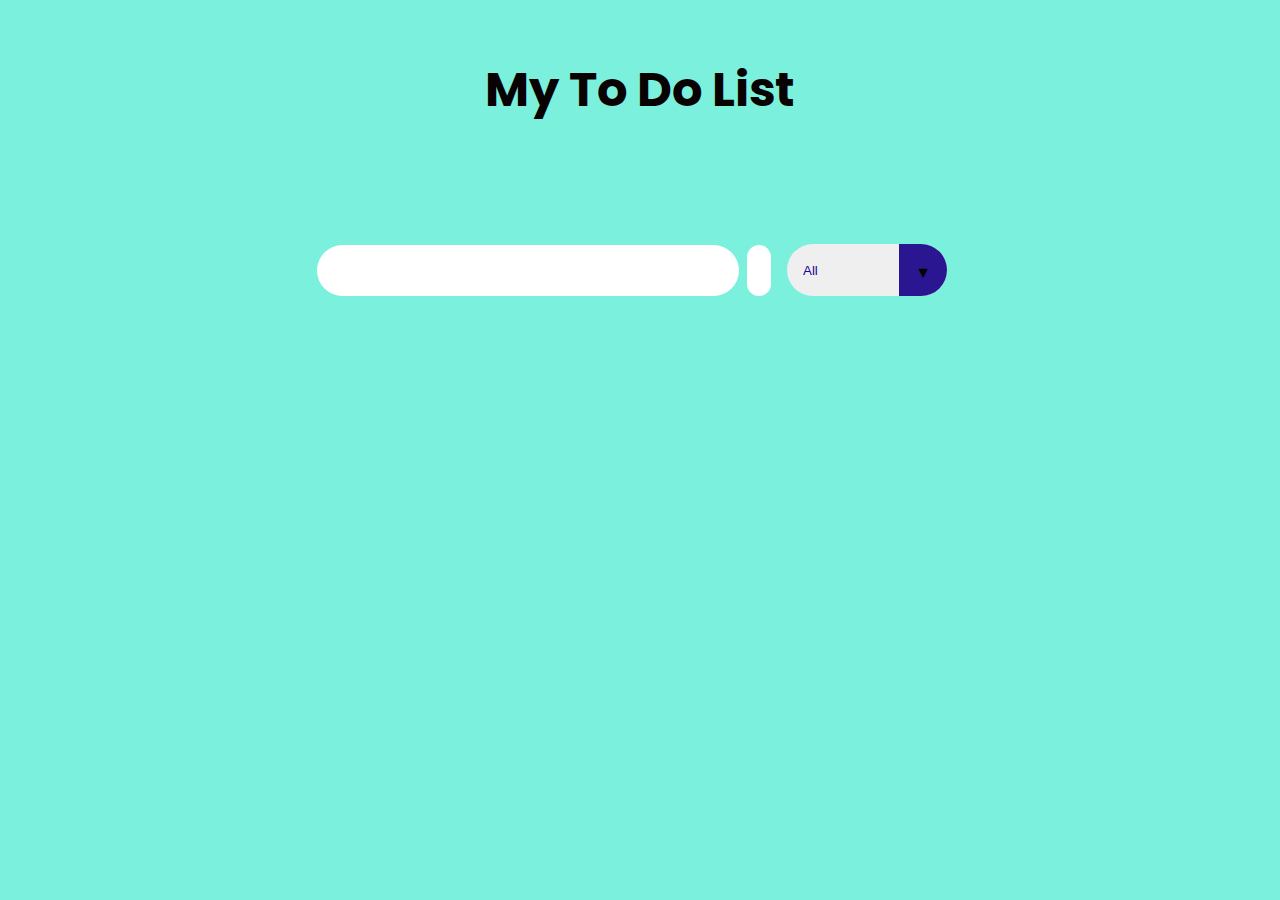
<file: Todo List/todo.html>
<!DOCTYPE html>
<html lang="en">
<head>
    <meta charset="UTF-8">
    <meta http-equiv="X-UA-Compatible" content="IE=edge">
    <meta name="viewport" content="width=device-width, initial-scale=1.0">
    <!-- Google Fonts -->
    <link rel="preconnect" href="https://fonts.googleapis.com">
    <link rel="preconnect" href="https://fonts.gstatic.com" crossorigin>
    <link href="https://fonts.googleapis.com/css2?family=Poppins&display=swap" rel="stylesheet">
    <!-- Font Awesome cdn css -->
    <link rel="stylesheet" href="https://cdnjs.cloudflare.com/ajax/libs/font-awesome/5.15.3/css/all.min.css" integrity="sha512-iBBXm8fW90+nuLcSKlbmrPcLa0OT92xO1BIsZ+ywDWZCvqsWgccV3gFoRBv0z+8dLJgyAHIhR35VZc2oM/gI1w==" crossorigin="anonymous" referrerpolicy="no-referrer" />
    <link rel="stylesheet" href="./style2.css">
    <title>To Do List</title>
</head>
<body>

    <header>
        <h1>My To Do List</h1>
    </header>
    <form action="">
        <input type="text" class="todo-input">
        <button class="todo-button" type="submit">
            <i class="fas fa-plus-circle fa-lg"></i>
        </button>
        <div class="select">
            <select name="todos" class="filter-todo">
                <option value="all">All</option>
                <option value="completed">Completed</option>
                <option value="incomplete">Incomplete</option>
            </select>
        </div>
    </form>

    <div class="todo-container">
        <ul class="todo-list"></ul>
    </div>

    <script src="./script.js"></script>

</body>
</html>
</file>
<file: Modern Portfolio/style.css>
/* Google Font 'Poppins , Robato' */

@import url('https://fonts.googleapis.com/css2?family=Poppins:ital,wght@0,100;0,200;0,300;0,400;0,500;0,600;0,700;0,800;0,900;1,100;1,200;1,300;1,400;1,500;1,600;1,700;1,800;1,900&family=Roboto:ital,wght@0,100;0,300;0,400;0,500;0,700;0,900;1,100;1,300;1,400;1,500;1,700;1,900&display=swap');
* {
    padding: 0%;
    margin: 0%;
    box-sizing: border-box;
}

html {
    scroll-behavior: smooth;
}

body {
    font-family: 'Poppins', sans-serif;
}

header {
    position: relative;
    width: 100%;
    height: 430px;
    /* border: 1px solid #000; */
    overflow: hidden;
}

header::before {
    content: '';
    position: absolute;
    width: 52%;
    height: 100%;
    background: #00635a;
    right: -10%;
    transform: skew(20deg);
    z-index: -1;
}

header .header_bx {
    position: relative;
    width: 70%;
    height: 100%;
    /* border: 1px solid #000; */
    transition: .3s linear;
    margin: auto;
}

header .header_bx nav {
    width: 100%;
    height: 50px;
    /* border: 1px solid #000; */
    display: flex;
    align-items: center;
    justify-content: space-between;
}

header .header_bx nav .logo {
    color: #000;
}

header .header_bx nav .logo span {
    color: #00635a;
}

header .header_bx nav .menu_hum {
    position: relative;
    display: flex;
    align-items: center;
}

header .header_bx nav .menu_hum #menu_btn {
    font-size: 20px;
    color: #fff;
    display: none;
    z-index: 9999999999999999999999999999999999;
}

header .header_bx nav .menu_hum ul {
    list-style-type: none;
    display: flex;
    align-items: center;
    justify-content: space-between;
}

header .header_bx nav .menu_hum ul li {
    position: relative;
    margin-left: 25px;
    padding: 4px 0px;
}

header .header_bx nav .menu_hum ul li a {
    text-decoration: none;
    color: #fff;
    font-size: 12.5px;
    transition: .3s linear;
}

header .header_bx nav .menu_hum ul li a:hover {
    color: rgb(255, 255, 255, .7);
}

header .header_bx nav .menu_hum ul li span {
    position: absolute;
    bottom: 0;
    background: #fff;
    width: 0%;
    height: 2px;
    border-radius: 50px;
    transition: .3s linear;
}

header .header_bx nav .menu_hum ul li:hover span:nth-child(1) {
    width: 70%;
}

header .header_bx nav .menu_hum ul li span:nth-child(2) {
    width: 0%;
    left: 75%;
}

header .header_bx nav .menu_hum ul li:hover span:nth-child(2) {
    width: 10%;
}

header .header_bx nav .menu_hum ul li span:nth-child(3) {
    width: 0%;
    left: 90%;
}

header .header_bx nav .menu_hum ul li:hover span:nth-child(3) {
    width: 10%;
}

header .header_bx .content {
    width: 100%;
    height: 90%;
    /* border: 1px solid #000; */
    display: flex;
}

header .header_bx .content .cont_bx,
.img_bx {
    width: 50%;
    height: 100%;
    /* border: 1px solid #000; */
    display: flex;
    align-items: flex-start;
    justify-content: center;
    flex-direction: column;
}

header .header_bx .content .cont_bx h5 {
    color: #00635a;
    font-size: 20px;
    letter-spacing: 2px;
}

header .header_bx .content .cont_bx h1 {
    font-size: 35px;
    margin: 5px 0px;
    font-family: 'Roboto', sans-serif;
}

header .header_bx .content .cont_bx h6 {
    font-size: 14px;
    letter-spacing: 1.7px;
    margin-top: 3px;
}

header .header_bx .content .cont_bx p {
    font-size: 11px;
    width: 320px;
    /* border: 1px solid #000; */
    word-break: break-all;
    margin-top: 8px;
}

header .header_bx .content .cont_bx button {
    padding: 7px 20px;
    border: 2px solid #00635a;
    margin-top: 15px;
    background: #00635a;
    color: #fff;
    border-radius: 5px;
    cursor: pointer;
    transition: .3s linear;
}

header .header_bx .content .cont_bx button:hover {
    background: transparent;
    color: #00635a;
}

header .header_bx .content .cont_img {
    justify-content: flex-end;
}

header .header_bx .content .img_bx img {
    width: 270px;
    height: 380px;
    margin-left: 10%;
}

header .header_bx .weather {
    position: absolute;
    width: 100px;
    height: 90%;
    /* border: 1px solid #000; */
    right: 0;
    bottom: 10px;
    display: flex;
    align-items: center;
    justify-content: flex-end;
    flex-direction: column;
}

header .header_bx .weather .card {
    width: 100%;
    height: 80px;
    /* border: 1px solid #000; */
    margin-top: 5px;
    display: flex;
    align-items: flex-end;
    justify-content: flex-end;
    flex-direction: column;
}

header .header_bx .weather .card img {
    width: 30px;
    height: 30px;
    margin-bottom: 5px;
}

header .header_bx .weather .card p {
    font-size: 11px;
    color: #fff;
}

header .header_bx .weather .card h6 {
    font-size: 18px;
    color: #fff;
    font-weight: bold;
    line-height: 20px;
}

header .header_bx .weather .card:nth-child(1) img {
    width: 35px;
}

header .header_bx .weather .card:nth-child(3) img {
    animation: fan 2s linear infinite;
}

@keyframes fan {
    0% {
        transform: rotate(0deg);
    }
    100% {
        transform: rotate(360deg);
    }
}

.skill_bx {
    width: 313px;
    height: 340px;
    /* border: 1px solid #000; */
    margin: right;
    display: flex;
    margin-top: 20px;
}

.skill_bx .skill_img_bx,
.skill_cont_bx {
    width: 50%;
    height: 100%;
    /* border: 1px solid #000; */
}

.skill_bx .skill_cont_bx h6 {
    color: #00635a;
    font-size: 13px;
    margin-top: 20px;
}

.skill_bx .skill_cont_bx h2 {
    position: relative;
    font-family: 'Robato', sans-serif;
    font-family: 600;
}

.skill_bx .skill_cont_bx h2 span {
    width: 30px;
    height: 3px;
    background: #00635a;
    position: absolute;
    bottom: -10px;
    left: 0%;
    border-radius: 20px;
}

.skill_bx .skill_cont_bx h2 span:nth-child(2) {
    width: 5px;
    height: 3px;
    background: #00635a;
    position: absolute;
    bottom: -10px;
    left: 6%;
    border-radius: 20px;
}

.skill_bx .skill_cont_bx h2 span:nth-child(3) {
    width: 5px;
    height: 3px;
    background: #00635a;
    position: absolute;
    bottom: -10px;
    left: 7.5%;
    border-radius: 20px;
}

.skill_bx .skill_cont_bx p {
    font-size: 11px;
    word-break: break-all;
    margin-top: 25px;
}

.skill_bx .skill_cont_bx .skill_progress_bar {
    width: 100%;
    /* border: 1px solid #000; */
    margin-top: 15px;
}

.skill_bx .skill_cont_bx .skill_progress_bar .skill_progress_bar_box {
    margin-top: 15px;
}

.skill_bx .skill_cont_bx .skill_progress_bar .skill_progress_bar_box .lable {
    display: flex;
    align-items: center;
    justify-content: space-between;
}

.skill_bx .skill_cont_bx .skill_progress_bar .skill_progress_bar_box .lable h6 {
    color: #000;
    font-size: 13px;
    font-weight: 600;
    margin-top: 0;
}

.skill_bx .skill_cont_bx .skill_progress_bar .skill_progress_bar_box .lable h6 span {
    font-size: 9px;
    font-weight: bold;
}

.skill_bx .skill_cont_bx .skill_progress_bar .skill_progress_bar_box h5 {
    position: relative;
    width: 100%;
    height: 6px;
    margin-top: 2px;
}

.skill_bx .skill_cont_bx .skill_progress_bar .skill_progress_bar_box h5::before {
    content: '';
    position: absolute;
    width: 100%;
    height: 100%;
    background: rgb(184, 184, 184, .5);
    border-radius: 20px;
    z-index: -1;
}

.skill_bx .skill_cont_bx .skill_progress_bar .skill_progress_bar_box h5::after {
    content: '';
    position: absolute;
    width: 0%;
    height: 100%;
    background: #00635a;
    border-radius: 20px;
    z-index: -1;
}

.skill_bx .skill_cont_bx .skill_progress_bar .skill_progress_bar_box:nth-child(1) .ani_jss::after {
    animation: ani_js11 3s linear forwards;
}

.skill_bx .skill_cont_bx .skill_progress_bar .skill_progress_bar_box:nth-child(2) .ani_jss::after {
    animation: ani_js12 3s linear forwards;
}

.skill_bx .skill_cont_bx .skill_progress_bar .skill_progress_bar_box:nth-child(3) .ani_jss::after {
    animation: ani_js13 3s linear forwards;
}

.skill_bx .skill_cont_bx .skill_progress_bar .skill_progress_bar_box:nth-child(4) .ani_jss::after {
    animation: ani_js14 3s linear forwards;
}

.skill_bx .skill_cont_bx .skill_progress_bar .skill_progress_bar_box:nth-child(1) .ani_jsss::after {
    animation: ani_js21 3s linear forwards;
}

.skill_bx .skill_cont_bx .skill_progress_bar .skill_progress_bar_box:nth-child(2) .ani_jsss::after {
    animation: ani_js22 3s linear forwards;
}

.skill_bx .skill_cont_bx .skill_progress_bar .skill_progress_bar_box:nth-child(3) .ani_jsss::after {
    animation: ani_js23 3s linear forwards;
}

.skill_bx .skill_cont_bx .skill_progress_bar .skill_progress_bar_box:nth-child(4) .ani_jsss::after {
    animation: ani_js24 3s linear forwards;
}

@keyframes ani_js11 {
    0% {
        width: 0%;
    }
    100% {
        width: 85%;
    }
}

@keyframes ani_js12 {
    0% {
        width: 0%;
    }
    100% {
        width: 75%;
    }
}

@keyframes ani_js13 {
    0% {
        width: 0%;
    }
    100% {
        width: 95%;
    }
}

@keyframes ani_js14 {
    0% {
        width: 0%;
    }
    100% {
        width: 70%;
    }
}

@keyframes ani_js21 {
    0% {
        width: 85%;
    }
    100% {
        width: 0%;
    }
}

@keyframes ani_js22 {
    0% {
        width: 75%;
    }
    100% {
        width: 0%;
    }
}

@keyframes ani_js23 {
    0% {
        width: 95%;
    }
    100% {
        width: 0%;
    }
}

@keyframes ani_js24 {
    0% {
        width: 70%;
    }
    100% {
        width: 0%;
    }
}

.services {
    width: 70%;
    height: auto;
    border: 1px solid #000;
    margin: auto;
    margin-top: 60px;
}

.services .head {
    width: 100%;
    height: 20%;
    border: 1px solid #000;
    margin-top: 20px;
    display: flex;
    align-items: center;
    justify-content: center;
    flex-direction: column;
}

.services .head h6 {
    color: #00635a;
    font-size: 12px;
}

.services .head .spans {
    display: flex;
    align-items: center;
}

.services .head .spans span {
    width: 30px;
    height: 2.5px;
    background: #00635a;
}

.services .head .spans span:nth-child(2) {
    width: 5px;
    margin-left: 5px;
}

.services .head .spans span:nth-child(3) {
    width: 5px;
    margin-left: 5px;
}

.services .cards {
    width: 100%;
    height: auto;
    border: 1px solid #000;
    margin-top: 30px;
}

@import url('https://fonts.googleapis.com/css2?family=Poppins:ital,wght@0,100;0,200;0,300;0,400;0,500;0,600;0,700;0,800;0,900;1,100;1,200;1,300;1,400;1,500;1,600;1,700;1,800;1,900&family=Roboto:ital,wght@0,100;0,300;0,400;0,500;0,700;0,900;1,100;1,300;1,400;1,500;1,700;1,900&display=swap');
* {
    padding: 0%;
    margin: 0%;
    box-sizing: border-box;
}

html {
    scroll-behavior: smooth;
}

body {
    font-family: 'Poppins', sans-serif;
}

header {
    position: relative;
    width: 100%;
    height: 430px;
    /* border: 1px solid #000; */
    overflow: hidden;
}

header::before {
    content: '';
    position: absolute;
    width: 52%;
    height: 100%;
    background: #00635a;
    right: -10%;
    transform: skew(20deg);
    z-index: -1;
}

header .header_bx {
    position: relative;
    width: 70%;
    height: 100%;
    /* border: 1px solid #000; */
    transition: .3s linear;
    margin: auto;
}

header .header_bx nav {
    width: 100%;
    height: 50px;
    /* border: 1px solid #000; */
    display: flex;
    align-items: center;
    justify-content: space-between;
}

header .header_bx nav .logo {
    color: #000;
}

header .header_bx nav .logo span {
    color: #00635a;
}

header .header_bx nav .menu_hum {
    position: relative;
    display: flex;
    align-items: center;
}

header .header_bx nav .menu_hum #menu_btn {
    font-size: 20px;
    color: #fff;
    display: none;
}

header .header_bx nav .menu_hum ul {
    list-style-type: none;
    display: flex;
    align-items: center;
    justify-content: space-between;
}

header .header_bx nav .menu_hum ul li {
    position: relative;
    margin-left: 25px;
    padding: 4px 0px;
}

header .header_bx nav .menu_hum ul li a {
    text-decoration: none;
    color: #fff;
    font-size: 12.5px;
    transition: .3s linear;
}

header .header_bx nav .menu_hum ul li a:hover {
    color: rgb(255, 255, 255, .7);
}

header .header_bx nav .menu_hum ul li span {
    position: absolute;
    bottom: 0;
    background: #fff;
    width: 0%;
    height: 2px;
    border-radius: 50px;
    transition: .3s linear;
}

header .header_bx nav .menu_hum ul li:hover span:nth-child(1) {
    width: 70%;
}

header .header_bx nav .menu_hum ul li span:nth-child(2) {
    width: 0%;
    left: 75%;
}

header .header_bx nav .menu_hum ul li:hover span:nth-child(2) {
    width: 10%;
}

header .header_bx nav .menu_hum ul li span:nth-child(3) {
    width: 0%;
    left: 90%;
}

header .header_bx nav .menu_hum ul li:hover span:nth-child(3) {
    width: 10%;
}

header .header_bx .content {
    width: 100%;
    height: 90%;
    /* border: 1px solid #000; */
    display: flex;
}

header .header_bx .content .cont_bx,
.img_bx {
    width: 50%;
    height: 100%;
    /* border: 1px solid #000; */
    display: flex;
    align-items: flex-start;
    justify-content: center;
    flex-direction: column;
}

header .header_bx .content .cont_bx h5 {
    color: #00635a;
    font-size: 20px;
    letter-spacing: 2px;
}

header .header_bx .content .cont_bx h1 {
    font-size: 35px;
    margin: 5px 0px;
    font-family: 'Roboto', sans-serif;
}

header .header_bx .content .cont_bx h6 {
    font-size: 14px;
    letter-spacing: 1.7px;
    margin-top: 3px;
}

header .header_bx .content .cont_bx p {
    font-size: 11px;
    width: 320px;
    /* border: 1px solid #000; */
    word-break: break-all;
    margin-top: 8px;
}

header .header_bx .content .cont_bx button {
    padding: 7px 20px;
    border: 2px solid #00635a;
    margin-top: 15px;
    background: #00635a;
    color: #fff;
    border-radius: 5px;
    cursor: pointer;
    transition: .3s linear;
}

header .header_bx .content .cont_bx button:hover {
    background: transparent;
    color: #00635a;
}

header .header_bx .content .cont_img {
    justify-content: flex-end;
}

header .header_bx .content .img_bx img {
    width: 270px;
    height: 380px;
    margin-left: 10%;
}

header .header_bx .weather {
    position: absolute;
    width: 100px;
    height: 90%;
    /* border: 1px solid #000; */
    right: 0;
    bottom: 10px;
    display: flex;
    align-items: center;
    justify-content: flex-end;
    flex-direction: column;
}

header .header_bx .weather .card {
    width: 100%;
    height: 80px;
    /* border: 1px solid #000; */
    margin-top: 5px;
    display: flex;
    align-items: flex-end;
    justify-content: flex-end;
    flex-direction: column;
}

header .header_bx .weather .card img {
    width: 30px;
    height: 30px;
    margin-bottom: 5px;
}

header .header_bx .weather .card p {
    font-size: 11px;
    color: #fff;
}

header .header_bx .weather .card h6 {
    font-size: 18px;
    color: #fff;
    font-weight: bold;
    line-height: 20px;
}

header .header_bx .weather .card:nth-child(1) img {
    width: 35px;
}

header .header_bx .weather .card:nth-child(3) img {
    animation: fan 2s linear infinite;
}

@keyframes fan {
    0% {
        transform: rotate(0deg);
    }
    100% {
        transform: rotate(360deg);
    }
}

.skill_bx {
    width: 70%;
    height: 350px;
    /* border: 1px solid #000; */
    margin: auto;
    display: flex;
    margin-top: 60px;
}

.skill_bx .skill_img_bx,
.skill_cont_bx {
    width: 50%;
    height: 100%;
    /* border: 1px solid #000; */
}

.skill_bx .skill_cont_bx h6 {
    color: #00635a;
    font-size: 13px;
    margin-top: 20px;
}

.skill_bx .skill_cont_bx h2 {
    position: relative;
    font-family: 'Robato', sans-serif;
    font-family: 600;
}

.skill_bx .skill_cont_bx h2 span {
    width: 30px;
    height: 3px;
    background: #00635a;
    position: absolute;
    bottom: -10px;
    left: 0%;
    border-radius: 20px;
}

.skill_bx .skill_cont_bx h2 span:nth-child(2) {
    width: 5px;
    height: 3px;
    background: #00635a;
    position: absolute;
    bottom: -10px;
    left: 6%;
    border-radius: 20px;
}

.skill_bx .skill_cont_bx h2 span:nth-child(3) {
    width: 5px;
    height: 3px;
    background: #00635a;
    position: absolute;
    bottom: -10px;
    left: 7.5%;
    border-radius: 20px;
}

.skill_bx .skill_cont_bx p {
    font-size: 11px;
    word-break: break-all;
    margin-top: 25px;
}

.skill_bx .skill_cont_bx .skill_progress_bar {
    width: 100%;
    /* border: 1px solid #000; */
    margin-top: 15px;
}

.skill_bx .skill_cont_bx .skill_progress_bar .skill_progress_bar_box {
    margin-top: 15px;
}

.skill_bx .skill_cont_bx .skill_progress_bar .skill_progress_bar_box .lable {
    display: flex;
    align-items: center;
    justify-content: space-between;
}

.skill_bx .skill_cont_bx .skill_progress_bar .skill_progress_bar_box .lable h6 {
    color: #000;
    font-size: 13px;
    font-weight: 600;
    margin-top: 0;
}

.skill_bx .skill_cont_bx .skill_progress_bar .skill_progress_bar_box .lable h6 span {
    font-size: 9px;
    font-weight: bold;
}

.skill_bx .skill_cont_bx .skill_progress_bar .skill_progress_bar_box h5 {
    position: relative;
    width: 100%;
    height: 6px;
    margin-top: 2px;
}

.skill_bx .skill_cont_bx .skill_progress_bar .skill_progress_bar_box h5::before {
    content: '';
    position: absolute;
    width: 100%;
    height: 100%;
    background: rgb(184, 184, 184, .5);
    border-radius: 20px;
    z-index: -1;
}

.skill_bx .skill_cont_bx .skill_progress_bar .skill_progress_bar_box h5::after {
    content: '';
    position: absolute;
    width: 0%;
    height: 100%;
    background: #00635a;
    border-radius: 20px;
    z-index: -1;
}

.skill_bx .skill_cont_bx .skill_progress_bar .skill_progress_bar_box:nth-child(1) .ani_jss::after {
    animation: ani_js11 3s linear forwards;
}

.skill_bx .skill_cont_bx .skill_progress_bar .skill_progress_bar_box:nth-child(2) .ani_jss::after {
    animation: ani_js12 3s linear forwards;
}

.skill_bx .skill_cont_bx .skill_progress_bar .skill_progress_bar_box:nth-child(3) .ani_jss::after {
    animation: ani_js13 3s linear forwards;
}

.skill_bx .skill_cont_bx .skill_progress_bar .skill_progress_bar_box:nth-child(4) .ani_jss::after {
    animation: ani_js14 3s linear forwards;
}

.skill_bx .skill_cont_bx .skill_progress_bar .skill_progress_bar_box:nth-child(1) .ani_jsss::after {
    animation: ani_js21 3s linear forwards;
}

.skill_bx .skill_cont_bx .skill_progress_bar .skill_progress_bar_box:nth-child(2) .ani_jsss::after {
    animation: ani_js22 3s linear forwards;
}

.skill_bx .skill_cont_bx .skill_progress_bar .skill_progress_bar_box:nth-child(3) .ani_jsss::after {
    animation: ani_js23 3s linear forwards;
}

.skill_bx .skill_cont_bx .skill_progress_bar .skill_progress_bar_box:nth-child(4) .ani_jsss::after {
    animation: ani_js24 3s linear forwards;
}

@keyframes ani_js11 {
    0% {
        width: 0%;
    }
    100% {
        width: 85%;
    }
}

@keyframes ani_js12 {
    0% {
        width: 0%;
    }
    100% {
        width: 75%;
    }
}

@keyframes ani_js13 {
    0% {
        width: 0%;
    }
    100% {
        width: 95%;
    }
}

@keyframes ani_js14 {
    0% {
        width: 0%;
    }
    100% {
        width: 70%;
    }
}

@keyframes ani_js21 {
    0% {
        width: 85%;
    }
    100% {
        width: 0%;
    }
}

@keyframes ani_js22 {
    0% {
        width: 75%;
    }
    100% {
        width: 0%;
    }
}

@keyframes ani_js23 {
    0% {
        width: 95%;
    }
    100% {
        width: 0%;
    }
}

@keyframes ani_js24 {
    0% {
        width: 70%;
    }
    100% {
        width: 0%;
    }
}

.services {
    width: 70%;
    height: auto;
    /* border: 1px solid #000; */
    border: none;
    margin: auto;
    margin-top: 60px;
}

.services .head {
    width: 100%;
    height: 20%;
    /* border: 1px solid #000; */
    border: none;
    margin-top: 20px;
    display: flex;
    align-items: center;
    justify-content: center;
    flex-direction: column;
}

.services .head h6 {
    color: #00635a;
    font-size: 12px;
}

.services .head .spans {
    display: flex;
    align-items: center;
}

.services .head .spans span {
    width: 30px;
    height: 2.5px;
    background: #00635a;
}

.services .head .spans span:nth-child(2) {
    width: 5px;
    margin-left: 5px;
}

.services .head .spans span:nth-child(3) {
    width: 5px;
    margin-left: 5px;
}

.services .cards {
    width: 100%;
    height: auto;
    /* border: 1px solid #000; */
    border: none;
    margin-top: 30px;
    display: flex;
    align-items: center;
    justify-content: space-between;
    flex-wrap: wrap;
}

.services .cards .card {
    width: 250px;
    height: 180px;
    background: #fff;
    box-shadow: 0px 0px 8px gray;
    border-radius: 10px;
    padding: 25px 13px;
    margin: 10px 0px;
    transition: .3s linear;
}

.services .cards .card i {
    background: #00635a;
    padding: 10px 13px;
    border-radius: 15px 15px 0px 15px;
    font-size: 20px;
    color: #fff;
    transition: .3s linear;
}

.services .cards .card h6 {
    margin: 20px 0px 10px 0px;
    color: #000;
    font-size: 14px;
    transition: .3s linear;
}

.services .cards .card p {
    color: #00635a;
    font-size: 10px;
    transition: .3s linear;
}

.services .cards .card:hover {
    background: #00635a;
    box-shadow: unset;
}

.services .cards .card:hover i {
    color: #00635a;
    background: #fff;
}

.services .cards .card:hover h6 {
    color: #fff;
}

.services .cards .card:hover p {
    color: #fff;
}

.project {
    width: 70%;
    height: auto;
    /* border: 1px solid #000; */
    margin: auto;
    margin-top: 60px;
}

.project .head {
    width: 100%;
    height: 20%;
    /* border: 1px solid #000; */
    border: none;
    margin-top: 20px;
    display: flex;
    align-items: flex-end;
    justify-content: space-between;
    /* flex-direction: column; */
}

.project .head .l_bx {
    height: 100%;
    display: flex;
    align-items: flex-start;
    justify-content: flex-end;
    flex-direction: column;
    /* border: 1px solid #000; */
}

.project .head .l_bx h6 {
    color: #00635a;
    font-size: 12px;
}

.project .head .l_bx .spans {
    display: flex;
    align-items: center;
}

.project .head .l_bx .spans span {
    width: 30px;
    height: 2.5px;
    background: #00635a;
}

.project .head .l_bx .spans span:nth-child(2) {
    width: 5px;
    margin-left: 5px;
}

.project .head .l_bx .spans span:nth-child(3) {
    width: 5px;
    margin-left: 5px;
}

.project .head .r_bx {
    height: 100%;
    display: flex;
    align-items: center;
}

.project .head .r_bx .bi {
    margin-top: 50px;
    cursor: pointer;
}

.project .cards {
    width: 100%;
    height: auto;
    display: flex;
    align-items: center;
    margin-top: 20px;
    overflow-x: auto;
    scroll-behavior: smooth;
}

.project .cards::-webkit-scrollbar {
    display: none;
}

.project .cards .card {
    min-width: 350px;
    height: 250px;
    /* border: 1px solid #000; */
    margin-right: 5px;
}

.project .cards .card:nth-last-child(1) {
    margin-right: 0px;
}

.project .cards .card img {
    width: 100%;
    height: 80%;
    border-radius: 5px;
}

.project .cards .card .cont p {
    font-size: 12px;
}

.pricing {
    position: relative;
    width: 100%;
    height: auto;
    /* border: 1px solid #000; */
    margin: auto;
    margin-top: 60px;
    background: rgb(244, 244, 244);
    padding: 30px;
}

.pricing .head {
    width: 100%;
    height: 20%;
    /* border: 1px solid #000; */
    border: none;
    margin-top: 20px;
    display: flex;
    align-items: center;
    justify-content: center;
    flex-direction: column;
}

.pricing .head h6 {
    color: #00635a;
    font-size: 12px;
}

.pricing .head .spans {
    display: flex;
    align-items: center;
}

.pricing .head .spans span {
    width: 30px;
    height: 2.5px;
    background: #00635a;
}

.pricing .head .spans span:nth-child(2) {
    width: 5px;
    margin-left: 5px;
}

.pricing .head .spans span:nth-child(3) {
    width: 5px;
    margin-left: 5px;
}

.pricing .cards {
    width: 100%;
    height: auto;
    /* border: 1px solid #000; */
    display: flex;
    align-items: center;
    justify-content: center;
    flex-wrap: wrap;
    margin-top: 30px;
}

.pricing .cards .card {
    position: relative;
    width: 240px;
    height: 370px;
    background: #fff;
    border-radius: 10px;
    margin: 10px;
    padding: 20px;
    cursor: pointer;
    box-shadow: 0px 0px 8px gray;
    transition: .3s linear;
    overflow: hidden;
}

.pricing .cards .card h2 {
    color: #00635a;
}

.pricing .cards .card p {
    font-size: 11px;
}

.pricing .cards .card ul {
    list-style: none;
    margin-top: 20px;
}

.pricing .cards .card ul li {
    padding: 5px 0px;
    font-size: 12px;
    color: rgb(0, 0, 0, .7);
    font-weight: 600;
}

.pricing .cards .card ul li .bi {
    font-size: 13px;
}

.pricing .cards .card button {
    background: transparent;
    border: 2px solid rgb(130, 130, 130);
    color: rgb(130, 130, 130);
    padding: 5px 15px;
    border-radius: 20px;
    margin-top: 20px;
    font-weight: 500;
    outline: none;
    cursor: pointer;
    transition: .3s linear;
}

.pricing .cards .card button:hover {
    background: #00635a;
    border: 2px solid #00635a;
    color: #fff;
}

.pricing .cards .card:nth-child(2) button {
    background: #00635a;
    border: 2px solid #00635a;
    color: #fff;
}

.pricing .cards .card h6 {
    position: absolute;
    width: 130px;
    height: 25px;
    background: #00635a;
    top: 10px;
    right: -40px;
    transform: rotate(45deg);
    color: #fff;
    text-align: center;
    padding-top: 5px;
}

.pricing .cards .card:nth-child(1) h6 {
    display: none;
}

.pricing .cards .card:nth-child(3) h6 {
    display: none;
}

.testmonial {
    position: relative;
    width: 100%;
    height: auto;
    /* border: 1px solid #000; */
    margin-top: 30px;
    padding: 30px 0px 60px 0px;
}

.testmonial .head {
    width: 100%;
    height: 20%;
    /* border: 1px solid #000; */
    border: none;
    margin-top: 20px;
    display: flex;
    align-items: center;
    justify-content: center;
    flex-direction: column;
}

.testmonial .head h6 {
    color: #00635a;
    font-size: 12px;
}

.testmonial .head .spans {
    display: flex;
    align-items: center;
}

.testmonial .head .spans span {
    width: 30px;
    height: 2.5px;
    background: #00635a;
}

.testmonial .head .spans span:nth-child(2) {
    width: 5px;
    margin-left: 5px;
}

.testmonial .head .spans span:nth-child(3) {
    width: 5px;
    margin-left: 5px;
}

.testmonial .cards {
    width: 70%;
    height: auto;
    /* border: 1px solid #000; */
    margin: auto;
    margin-top: 20px;
    /* All item center and warp  */
    display: flex;
    align-items: center;
    justify-content: center;
    flex-wrap: wrap;
}

.testmonial .cards .card {
    width: 300px;
    height: 90px;
    /* border: 1px solid #000; */
    margin-right: 20px;
    display: flex;
    align-items: center;
}

.testmonial .cards .card:nth-last-child(1) {
    margin-right: 0px;
}

.testmonial .cards .card .img_bx {
    width: 100px;
    height: 90px;
    /* border: 1px solid #000; */
    border-radius: 20px 20px 0px 20px;
    overflow: hidden;
}

.testmonial .cards .card .img_bx img {
    width: 120%;
    height: 100%;
}

.testmonial .cards .card .content {
    margin-left: 10px;
    width: 210px;
    height: 100%;
    /* border: 1px solid #000; */
}

.testmonial .cards .card .content .h5_star {
    display: flex;
    align-items: center;
    justify-content: space-between;
    /* border: 1px solid #000; */
}

.testmonial .cards .card .content .h5_star .star {
    display: flex;
    align-items: center;
}

.testmonial .cards .card .content .h5_star .star {
    display: flex;
    align-items: center;
}

.testmonial .cards .card .content .h5_star .star .bi {
    font-size: 12px;
    color: rgb(255, 255, 42);
}

.testmonial .cards .card .content p {
    font-size: 9px;
    font-weight: 500;
}

.testmonial .cards .card .content h6 {
    font-size: 9px;
    font-weight: 500;
    margin-top: 10px;
    word-break: break-all;
}

.testmonial .change_data {
    width: 100%;
    display: flex;
    align-items: center;
    justify-content: center;
    /* border: 1px solid #000; */
    margin-top: 20px;
}

.testmonial .change_data h6 {
    width: 10px;
    height: 10px;
    margin-right: 5px;
    border-radius: 50%;
    cursor: pointer;
    /* background: #00635a; */
    border: 2px solid rgb(0, 90, 90, .7);
}

.testmonial .change_data h6:nth-child(1) {
    background: #00635a;
}

.client_data {
    width: 100%;
    height: auto;
    background: rgb(244, 244, 244);
    padding: 50px 0px;
}

.client_data .cards {
    width: 70%;
    height: 100%;
    /* border: 1px solid #000; */
    margin: auto;
    display: flex;
    align-items: center;
    justify-content: space-between;
}

.client_data .cards .card {
    width: 180px;
    /* border: 1px solid #000; */
    display: flex;
    align-items: center;
}

.client_data .cards .card .bi {
    font-size: 35px;
}

.client_data .cards .card .cont {
    margin-left: 10px;
    display: flex;
    align-items: flex-start;
    justify-content: center;
    flex-direction: column;
}

.client_data .cards .card .cont h6 {
    font-size: 1em;
    line-height: 15px;
    color: #00635a;
}

.client_data .cards .card .cont p {
    font-size: 12px;
}

.exp_bx {
    position: relative;
    width: 100%;
    height: auto;
    margin-top: 30px;
    padding: 30px;
    /* border: 1px solid #000; */
}

.exp_bx .head {
    width: 100%;
    height: 20%;
    /* border: 1px solid #000; */
    border: none;
    margin-top: 20px;
    display: flex;
    align-items: center;
    justify-content: center;
    flex-direction: column;
}

.exp_bx .head h6 {
    color: #00635a;
    font-size: 12px;
}

.exp_bx .head .spans {
    display: flex;
    align-items: center;
}

.exp_bx .head .spans span {
    width: 30px;
    height: 2.5px;
    background: #00635a;
}

.exp_bx .head .spans span:nth-child(2) {
    width: 5px;
    margin-left: 5px;
}

.exp_bx .head .spans span:nth-child(3) {
    width: 5px;
    margin-left: 5px;
}

.exp_bx .cards {
    width: 70%;
    height: auto;
    margin: auto;
    margin-top: 30px;
    display: grid;
    place-items: center;
}

.exp_bx .cards .card {
    width: 640px;
    height: 150px;
    /* border: 1px solid #000; */
    display: flex;
    align-items: center;
}

.exp_bx .cards .card:nth-child(2) {
    width: 640px;
    height: 150px;
    /* border: 1px solid #000; */
    display: flex;
    align-items: center;
    flex-direction: row-reverse;
    margin-left: 5px;
}

.exp_bx .cards .card .pra {
    width: 300px;
    height: 95%;
    padding: 15px;
    border-radius: 10px;
    font-size: 10px;
    box-shadow: 0px 0px 10px rgb(128, 128, 128, .5);
    overflow: hidden;
    cursor: pointer;
    word-break: break-all;
    transition: .3s linear;
}

.exp_bx .cards .card:nth-child(1) .pra {
    background: #00635a;
    color: #fff;
    box-shadow: 0px 0px 10px #00635a;
}

.exp_bx .cards .card:hover .pra {
    background: #00635a;
    color: #fff;
    box-shadow: 0px 0px 10px #00635a;
}

.exp_bx .cards .card h6 {
    position: relative;
    width: 3px;
    height: 100%;
    margin: 0px 20px;
    background: #00635a;
}

.exp_bx .cards .card h6 span {
    position: absolute;
    padding: 5px 6px;
    background: #fff;
    color: #00635a;
    border: 2px solid #00635a;
    border-radius: 50%;
    font-size: 10px;
    top: 42%;
    left: -12px;
    transition: .3s linear;
}

.exp_bx .cards .card:nth-child(1) h6 span {
    position: absolute;
    padding: 5px 7px;
    background: #fff;
    color: #00635a;
    border: 2px solid #00635a;
    border-radius: 50%;
    font-size: 10px;
    top: 42%;
    left: -12px;
    transition: .3s linear;
}

.exp_bx .cards .card:nth-child(1) h6 span {
    background: #00635a;
    color: #fff;
}

.exp_bx .cards .card:hover h6 span {
    background: #00635a;
    color: #fff;
}

.exp_bx .cards .card:nth-child(1) h6 span {
    background: #00635a;
    color: #fff;
}

.exp_bx .cards .card .cont h5 {
    font-size: 11px;
    font-weight: 500;
    color: #00635a;
}

.exp_bx .cards .card .cont h5 {
    font-size: 13px;
}

.exp_bx .cards .card .cont .h5 {
    font-size: 11px;
    font-weight: 500;
    color: #00635a;
}

.exp_bx .cards .card .cont p {
    font-size: 9px;
}

.mind_bx {
    width: 100%;
    height: 150px;
    /* border: 1px solid #000; */
    display: flex;
    align-items: center;
    justify-content: center;
}

.mind_bx .card {
    position: relative;
    width: 60%;
    height: 100px;
    background: #00635a;
    padding: 10px 30px;
    display: flex;
    align-items: center;
    justify-content: space-between;
}

.mind_bx .card .cont,
.btn {
    width: 50%;
    height: 100%;
    /* border: 1px solid #000; */
    display: flex;
    align-items: flex-start;
    justify-content: center;
    flex-direction: column;
}

.mind_bx .card .cont h4 {
    color: #fff;
    font-size: 18px;
    font-weight: 500;
}

.mind_bx .card .cont .spans {
    display: flex;
    align-items: center;
}

.mind_bx .card .cont .spans span {
    width: 30px;
    height: 2.5px;
    background: #fff;
    border-radius: 20px;
    margin-top: 5px;
}

.mind_bx .card .cont .spans span:nth-child(2) {
    width: 5px;
    margin-left: 5px;
}

.mind_bx .card .cont .spans span:nth-child(3) {
    width: 5px;
    margin-left: 5px;
}

.mind_bx .card .cont p {
    font-size: 10px;
    color: #fff;
    margin-top: 5px;
}

.mind_bx .card .btn {
    align-items: flex-end;
}

.mind_bx .card .btn button {
    outline: none;
    border: 2px solid #fff;
    padding: 6px 20px;
    border-radius: 2px;
    color: #00635a;
    font-weight: bold;
    cursor: pointer;
    transition: .3s linear;
}

.mind_bx .card .btn button:hover {
    color: #fff;
    background: transparent;
}

.mind_bx .card svg {
    position: absolute;
    width: 100%;
    left: 0;
    bottom: -20px;
}

footer {
    width: 100%;
    height: auto;
    padding: flex;
    /* border: 1px solid #000; */
    display: flex;
    align-items: center;
    justify-content: center;
    flex-direction: column;
}

footer h6 {
    color: #000;
}

footer h6 span {
    color: #00635a;
}

footer .social {
    display: flex;
    align-items: center;
    justify-content: center;
    margin-top: 10px;
}

footer .social a {
    color: rgb(49, 49, 49);
    margin: 0px 5px;
    transition: .3s linear;
    display: flex;
    align-items: center;
    justify-content: center;
}

footer .social a:hover {
    color: #00635a;
}

footer .social a .bi {
    padding: 7px 10px;
    background: rgb(184, 184, 184, .5);
    border-radius: 50%;
    font-size: 14px;
}

footer h4 {
    margin-top: 5px;
}

footer ul {
    list-style-type: none;
    display: flex;
    align-items: center;
    margin-top: 10px;
}

footer ul li {
    margin-right: 10px;
}

footer ul li a {
    text-decoration: none;
    font-size: 13px;
    color: rgb(130, 130, 130);
    transition: .3s linear;
}

footer ul li a:hover {
    color: #000;
}
</file>
<file: Modern Portfolio/media.css>
@media screen and (max-width:1366px) {
    header .header_bx {
        width: 85%;
    }
    .testmonial .cards .card {
        margin: 10px;
    }
}

@media screen and (max-width:1180px) {
    header .header_bx {
        width: 90%;
    }
    .services {
        width: 80%;
    }
}

@media screen and (max-width:1024px) {
    header .header_bx nav .menu_hum ul li {
        margin-left: 17px;
    }
    header .header_bx nav .menu_hum ul li a {
        font-size: 11.5px;
    }
    .skill_bx {
        width: 80%;
    }
    .services {
        width: 95%;
    }
    .project {
        width: 84%;
    }
    .client_data .cards {
        width: 90%;
    }
    .exp_bx .cards {
        width: 100%;
    }
    .mind_bx .card {
        width: 90%;
    }
}

@media screen and (max-width:840px) {
    header .header_bx {
        width: 95%;
    }
    header .header_bx nav .menu_hum ul li {
        margin-left: 13px;
    }
    .skill_bx {
        width: 90%;
    }
    .services {
        width: 70%;
    }
}

@media screen and (max-width:767px) {
    header::before {
        width: 55%;
        right: -12%;
    }
    .services {
        width: 80%;
    }
}

@media screen and (max-width:700px) {
    header {
        height: 650px;
    }
    header::before {
        content: '';
        position: absolute;
        width: 100%;
        height: 61.8%;
        background: #00635a;
        right: 0%;
        transform: unset;
        z-index: -1;
    }
    header::after {
        content: '';
        position: absolute;
        width: 200px;
        height: 200px;
        background: #fff;
        border-radius: 50%;
        top: -100px;
        left: -55px;
        z-index: -1;
    }
    header .header_bx nav .menu_hum #menu_btn {
        display: flex;
        cursor: pointer;
    }
    header .header_bx nav .menu_hum ul {
        flex-direction: column;
        position: absolute;
        top: -300px;
        right: 350%;
        width: 150px;
        background: rgb(184, 184, 184, .2);
        border-radius: 10px;
        z-index: 9999999999999;
        transition: 1s linear;
    }
    header .header_bx nav .menu_hum ul li {
        padding: 10px 5px;
    }
    /* javascript class start  */
    header .header_bx nav .menu_hum .ul_active {
        top: 50px;
    }
    /* javascript class end */
    header .header_bx .content {
        flex-direction: column-reverse;
    }
    header .header_bx .content .img_bx {
        width: 100%;
        height: 60%;
        align-items: center;
        justify-content: flex-end;
    }
    header .header_bx .content .img_bx img {
        width: 280px;
    }
    header .header_bx .content .cont_bx {
        width: 70%;
        height: 40%;
        margin: auto;
    }
    header .header_bx .weather {
        height: 60%;
        top: 0;
    }
    .skill_bx {
        width: 100%;
        display: flex;
        align-items: center;
        justify-content: center;
        flex-direction: column;
        margin-top: 30px;
        height: auto;
    }
    .skill_bx .skill_img_bx,
    .skill_cont_bx {
        width: 90%;
    }
    .skill_bx .skill_img_bx {
        justify-content: flex-end;
        display: flex;
    }
    .skill_bx .skill_img_bx img {
        transform: rotateY(180deg);
    }
    .services {
        width: 95%;
    }
    .client_data .cards .card .cont p {
        font-size: 10px;
    }
    .exp_bx .cards .card {
        width: 470px;
    }
    .exp_bx .cards .card:nth-child(2) {
        width: 470px;
        flex-direction: unset;
        margin: 0;
    }
    .mind_bx .card .cont h4 {
        font-size: 17px;
    }
    .mind_bx .card .cont p {
        font-size: 7px;
    }
}

@media screen and (max-width:541px) {
    header .header_bx .content .cont_bx {
        width: 90%;
    }
    .services .cards {
        justify-content: center;
    }
    .services .cards .card {
        width: 330px;
    }
    .project {
        width: 86%;
    }
    .client_data .cards {
        flex-wrap: wrap;
    }
    .exp_bx .cards .card .pra {
        width: 200px;
        padding: 8.5px;
        font-size: 8.5px;
    }
    .exp_bx .cards .card {
        width: 380px;
    }
    .exp_bx .cards .card:nth-child(2) {
        width: 380px;
    }
    .mind_bx .card {
        padding: 10px;
    }
    .mind_bx .card .cont h4 {
        font-size: 13px;
    }
    .mind_bx .card .cont {
        width: 65%;
    }
    .mind_bx .card .btn {
        width: 35%;
    }
}

@media screen and (max-width:411px) {
    .client_data .cards .card {
        width: 140px;
    }
    footer ul li {
        margin-right: 7px;
    }
    footer ul li a {
        font-size: 11px;
    }
    .exp_bx {
        padding: 10px;
    }
    .exp_bx .cards .card {
        width: 370px;
    }
    .exp_bx .cards .card:nth-child(2) {
        width: 370px;
    }
}

@media screen and (max-width:375px) {
    header::after {
        top: -130px;
    }
    header .header_bx .content .img_bx img {
        margin-right: 40px;
    }
    header .header_bx .content .cont_bx {
        width: 96%;
    }
    .project {
        width: 97%;
    }
    .exp_bx .cards .card {
        width: 340px;
    }
    .exp_bx .cards .card .pra {
        font-size: 8px;
    }
    .exp_bx .cards .card:nth-child(2) {
        width: 340px;
    }
    .exp_bx .cards .card:nth-child(2) .pra {
        font-size: 8px;
        width: 186px;
    }
}
</file>
<file: Quiz app/style.css>
* {
    margin: 0;
    padding: 0;
    box-sizing: border-box;
    font-family: Verdana, Geneva, Tahoma, sans-serif;
}

body {
    width: 100%;
    height: 100vh;
    background: linear-gradient(to right bottom, #08203e, #557c93);
    color: #fff;
    display: grid;
    place-items: center;
}

.container {
    width: 80%;
    max-width: 850px;
    padding: 30px;
    text-align: center;
    display: none;
}

.container h1 {
    font-size: 36px;
    margin-bottom: 40px;
    text-decoration: underline;
    text-underline-offset: 8px;
}

.container .question {
    font-size: 26px;
    margin-top: 20px;
}

.container .choices {
    margin-top: 20px;
}

.choice {
    font-size: 20px;
    background-color: #eee;
    color: #000;
    margin: 10px auto;
    padding: 10px;
    border-radius: 5px;
    text-align: left;
    width: 60%;
    cursor: pointer;
    opacity: 0;
    transform: translateY(50%);
    animation: fade-in 0.5s ease forwards;
}

.choice:hover{
    background-color: #ddd;
}

.choice.selected{
    background-color: #007bff;
    color: #fff;
}

.btn{
    width: 60%;
    font-size: 20px;
    font-weight: 600;
    padding: 12px 20px;
    margin: 20px auto 0 auto;
    background-color: #006400;
    color: #fff;
    border: none;
    border-radius: 5px;
    cursor: pointer;
}

.btn:hover{
    background-color: #08780c;
}

.scoreCard{
    font-size: 24px;
    margin-top: 20px;
}

.alert{
    background-color: #5d9b63;
    border-radius: 5px;
    width: 100%;
    padding: 12px;
    position: absolute;
    top: 0;
    display: none;
}

.startBtn{
    width: 15%;
    padding-block: 20px;
    text-align: center;
}

.timer{
    position: absolute;
    top: 20px;
    right: 20px;
    width: 72px;
    height: 72px;
    border-radius: 50%;
    background-color: #08203e;
    border: 2px solid #f00;
    font-size: 24px;
    font-weight: 600;
    padding: 12px;
    display: flex;
    justify-content: center;
    align-items: center;
    animation: pulse 1s ease-in-out infinite;
}

/* Adding Animation to Timer */
@keyframes pulse{
    0%{
        transform: scale(1);
    }
    50%{
        transform: scale(1.2);
    }
    100%{
        transform: scale(1);
    }
}

/* Adding Animation to choices */
@keyframes fade-in{
    0%{
        opacity: 0;
        transform: translateY(50%);
    }
    100%{
        opacity: 1;
        transform: translateY(0);
    }
}

@media screen and (max-width:900px){
    .container {
        width: 100%;
        margin-top: 50px;
    }
    .container h1{
        font-size: 24px;
    }
    .container .question{
        font-size: 22px;
    }

    .timer{
        width: 50px;
        height: 50px;
        font-size: 20px;
    }

    .startBtn{
        width: 50%;
    }
}
</file>
<file: Twitter Clone/style.css>
@import url("https://fonts.googleapis.com/css2?family=Poppins:wght@200;300;400;500;600;700;800;900&display=swap");
* {
  padding: 0;
  margin: 0;
  box-sizing: border-box;
}
body {
  font-family: "Poppins", sans-serif;
}

header {
  position: relative;
  width: 100%;
  height: 100vh;
  background: #f4f8fb;
  display: flex;
}

header aside {
  width: 15%;
  height: 100%;
  background: #fff;
  padding: 15px 0px 15px 30px;
}

header section {
  position: relative;
  width: 85%;
  height: 100%;
  /* border: 2px solid green; */
}

header aside .logo {
  font-size: 30px;
  color: #1ca1f1;
}
header aside ul {
  list-style-type: none;
  margin-top: 50px;
}
header aside ul li {
  padding: 10px 0px;
  margin-top: 10px;
}
header aside ul li a {
  text-decoration: none;
  color: rgb(0, 0, 0, 0.5);
  font-size: 16px;
  font-weight: 500;
  display: flex;
  align-items: center;
  transition: 0.3s linear;
}
header aside ul li a:hover {
  color: #1ca1f1;
}
header aside ul li a i {
  margin-right: 10px;
  font-size: 20px;
}
/* active class list item  */
header aside ul .li_active {
  border-right: 3px solid #1ca1f1;
}
header aside ul .li_active a {
  color: #1ca1f1;
}
header aside ul .li_active a {
  color: #1ca1f1;
}
header aside button {
  margin-top: 40px;
  padding: 10px 50px;
  border-radius: 20px;
  border: none;
  outline: none;
  color: #fff;
  background: #1ca1f1;
  transition: 0.3s linear;
  cursor: pointer;
}
header aside button:hover {
  background: rgb(28, 161, 241, 0.5);
}

header section nav {
  width: 100%;
  height: 8%;
  background: #fff;
  display: flex;
  align-items: center;
  justify-content: space-between;
  padding: 0 5%;
}
header section nav ul {
  list-style: none;
  display: flex;
  align-items: center;
}
header section nav ul li {
  padding: 3px 25px 3px 0px;
}
header section nav ul li a {
  text-decoration: none;
  font-size: 12px;
  font-weight: 600;
  color: #000;
  transition: 0.3s linear;
}
header section nav ul li a:hover {
  color: gray;
}
header section nav .search_bar {
  width: 50%;
  display: flex;
  align-items: center;
  justify-content: center;
  background: #f7f8fb;
  padding: 8px 15px;
  border-radius: 5px;
}
header section nav .search_bar input {
  width: 90%;
  padding: 3px 15px;
  border: none;
  outline: none;
  font-size: 12px;
  background: none;
}
header section nav .search_bar .bi {
  font-size: 14px;
}
header section nav .user {
  display: flex;
  align-items: center;
}
header section nav .user h6 {
  color: #000;
  font-size: 12px;
  padding: 0;
}
header section nav .user img {
  margin-left: 10px;
  width: 30px;
  height: 30px;
  border-radius: 50%;
}
header section::before {
  content: "";
  position: absolute;
  width: 100%;
  height: 200px;
  background: url(img/bg1.png) no-repeat center center/cover;
  top: 8%;
  border-radius: 0px 0px 20px 0px;
  opacity: 0.9;
}

header section .profile_post_follow_bx {
  position: relative;
  top: 18%;
  width: 100%;
  height: 73%;
  /* border: 1px solid #000; */
  display: flex;
  justify-content: center;
}
header section .profile_post_follow_bx .profile_bx {
  width: 250px;
  height: auto;
  /* border: 1px solid #000; */
}
header section .profile_post_follow_bx .profile_bx .profile_card {
  position: relative;
  width: 100%;
  height: auto;
  background: #fff;
  box-shadow: 0px 0px 30px rgb(0, 0, 0, 0.2);
  padding: 15px 10px 0px 10px;
  border-radius: 8px;
  display: flex;
  align-items: center;
  justify-content: center;
  flex-direction: column;
}
header section .profile_post_follow_bx .profile_bx .profile_card .blue_tick_pc {
  position: absolute;
  top: 10px;
  left: 10px;
  width: 15px;
}
header section .profile_post_follow_bx .profile_bx .profile_card .profile_img {
  width: 50px;
  height: 50px;
  border-radius: 50%;
}
header section .profile_post_follow_bx .profile_bx .profile_card h5 {
  font-weight: 600;
  margin-top: 10px;
}
header section .profile_post_follow_bx .profile_bx .profile_card h6 {
  color: rgb(0, 0, 0, 0.3);
  font-size: 10px;
  padding: 2px 0px;
}
header section .profile_post_follow_bx .profile_bx .profile_card address {
  display: flex;
  align-items: center;
  margin-top: 8px;
}
header section .profile_post_follow_bx .profile_bx .profile_card address a {
  text-decoration: none;
  color: #000;
  font-size: 11px;
  font-style: normal;
}
header
  section
  .profile_post_follow_bx
  .profile_bx
  .profile_card
  address
  a:nth-child(2) {
  margin-left: 10px;
}
header section .profile_post_follow_bx .profile_bx .profile_card p {
  font-size: 10px;
  font-weight: 600;
  text-align: center;
  margin-top: 10px;
  padding: 0px 5px;
  color: rgb(0, 0, 0, 0.8);
}
header section .profile_post_follow_bx .profile_bx .profile_card .data {
  width: 100%;
  display: flex;
  align-items: center;
  justify-content: space-between;
  margin-top: 10px;
}
header
  section
  .profile_post_follow_bx
  .profile_bx
  .profile_card
  .data
  .data_card {
  width: 33.33%;
}
header
  section
  .profile_post_follow_bx
  .profile_bx
  .profile_card
  .data
  .data_card:nth-child(2) {
  border-left: 1px solid rgb(0, 0, 0, 0.1);
  border-right: 1px solid rgb(0, 0, 0, 0.1);
}
header
  section
  .profile_post_follow_bx
  .profile_bx
  .profile_card
  .data
  .data_card
  p,
h4 {
  text-align: center;
  font-size: 10px;
  margin-top: 0px;
  color: rgb(0, 0, 0, 0.4);
}
header
  section
  .profile_post_follow_bx
  .profile_bx
  .profile_card
  .data
  .data_card
  h4 {
  font-size: 12px;
  padding: 3px 0px 7px 0px;
  color: #000;
}
header section .profile_post_follow_bx .profile_bx .activity_bx {
  width: 100%;
  height: auto;
  display: flex;
  align-items: center;
  justify-content: space-between;
  flex-wrap: wrap;
  /* border: 1px solid #000; */
  margin-top: 10px;
}
header section .profile_post_follow_bx .profile_bx .activity_card_bx {
  width: 115px;
  height: 90px;
  border: 2px solid rgb(213, 218, 222, 0.5);
  margin-top: 10px;
  border-radius: 8px;
  display: flex;
  align-items: center;
  justify-content: center;
  flex-direction: column;
  transition: 0.3s linear;
  cursor: pointer;
}
header
  section
  .profile_post_follow_bx
  .profile_bx
  .activity_card_bx:nth-child(1) {
  background: #fff;
  box-shadow: 0px 0px 20px rgb(0, 0, 0, 0.1);
  border: 1px solid #fff;
}
header section .profile_post_follow_bx .profile_bx .activity_card_bx i,
h6 {
  font-size: 20px;
  color: #d5dade;
  padding-top: 10px;
  transition: 0.3s linear;
}
header section .profile_post_follow_bx .profile_bx .activity_card_bx h6 {
  color: rgb(0, 0, 0, 0.6);
  font-size: 11px;
}
header section .profile_post_follow_bx .profile_bx .activity_card_bx:hover {
  background: #fff;
  border: 2px solid #fff;
  box-shadow: 0px 0px 20px rgb(0, 0, 0, 0.1);
}
header section .profile_post_follow_bx .profile_bx .activity_card_bx:hover h6 {
  color: #1ca1f1;
}
header section .profile_post_follow_bx .profile_bx .activity_card_bx:hover i {
  color: #1ca1f1;
}
header
  section
  .profile_post_follow_bx
  .profile_bx
  .activity_card_bx:nth-child(1)
  h6 {
  color: #1ca1f1;
}
header
  section
  .profile_post_follow_bx
  .profile_bx
  .activity_card_bx:nth-child(1)
  i {
  color: #1ca1f1;
}
header section .profile_post_follow_bx .post_follow_bx {
  width: auto;
  height: auto;
  /* border: 1px solid #000; */
  margin-left: 20px;
  display: flex;
}
header section .profile_post_follow_bx .post_follow_bx .post {
  width: 500px;
  height: 100%;
  background: #fff;
  box-shadow: 0px 0px 20px rgb(0, 0, 0, 0.1);
  border-radius: 8px;
}

header section .profile_post_follow_bx .post_follow_bx .follow_bx {
  width: 250px;
  height: auto;
  margin-left: 15px;
  /* border: 1px solid #000; */
}
header section .profile_post_follow_bx .post_follow_bx .post nav {
  border-radius: 8px 8px 0px 0px;
  border-bottom: 1px solid rgb(0, 0, 0, 0.1);
  height: 10%;
}
header section .profile_post_follow_bx .post_follow_bx .post nav li {
  border-bottom: 3px solid transparent;
  display: flex;
  align-items: center;
  justify-content: center;
  padding: 3px 0px;
  margin-right: 10px;
  transition: 0.3s linear;
}
header section .profile_post_follow_bx .post_follow_bx .post nav li:hover {
  border-bottom: 3px solid #1ca1f1;
}
header section .profile_post_follow_bx .post_follow_bx .post nav li a {
  padding: 12px 10px;
  /* text-align: center; */
}
header section .profile_post_follow_bx .post_follow_bx .post nav li a:hover {
  color: #1ca1f1;
}
header section .profile_post_follow_bx .post_follow_bx .post nav i {
  color: rgb(0, 0, 0, 0.6);
  cursor: pointer;
  transition: 0.3s linear;
}
header section .profile_post_follow_bx .post_follow_bx .post nav i:hover {
  color: rgb(0, 0, 0);
}
header section .profile_post_follow_bx .post_follow_bx .post .post_main_bx {
  width: 100%;
  height: 90%;
  /* border: 1px solid #000; */
  overflow: auto;
}
header
  section
  .profile_post_follow_bx
  .post_follow_bx
  .post
  .post_main_bx::-webkit-scrollbar {
  width: 5px;
  background: rgb(0, 0, 0, 0.1);
  border-radius: 20px;
  visibility: hidden;
}
header
  section
  .profile_post_follow_bx
  .post_follow_bx
  .post
  .post_main_bx::-webkit-scrollbar-thumb {
  width: 5px;
  background: rgb(0, 0, 0, 0.2);
  border-radius: 20px;
  visibility: hidden;
}
header
  section
  .profile_post_follow_bx
  .post_follow_bx
  .post
  .post_main_bx:hover::-webkit-scrollbar {
  visibility: visible;
}
header
  section
  .profile_post_follow_bx
  .post_follow_bx
  .post
  .post_main_bx:hover::-webkit-scrollbar-thumb {
  visibility: visible;
}
header
  section
  .profile_post_follow_bx
  .post_follow_bx
  .post
  .post_main_bx
  .home_page_first_bx {
  width: 100%;
  height: auto;
  background: #fff;
  padding: 12px 15px 0px 15px;
  display: flex;
}
header
  section
  .profile_post_follow_bx
  .post_follow_bx
  .post
  .post_main_bx
  .home_page_first_bx
  .home_profile_pic {
  width: 50px;
  height: 50px;
  border-radius: 50%;
}
header
  section
  .profile_post_follow_bx
  .post_follow_bx
  .post
  .post_main_bx
  .home_page_first_bx
  .write_tweet_bx {
  position: relative;
  width: 90%;
  height: auto;
  /* border: 1px solid #000; */
  margin-left: 10px;
}
header
  section
  .profile_post_follow_bx
  .post_follow_bx
  .post
  .post_main_bx
  .home_page_first_bx
  .write_tweet_bx
  button {
  padding: 3px 10px;
  border-radius: 20px;
  border: 1px solid rgb(28, 161, 241, 0.6);
  background: none;
  outline: none;
  text-align: center;
  color: #1ca1f1;
  font-weight: 600;
  cursor: pointer;
}
header
  section
  .profile_post_follow_bx
  .post_follow_bx
  .post
  .post_main_bx
  .home_page_first_bx
  .write_tweet_bx
  .show_bx {
  width: 200px;
  height: auto;
  padding: 10px;
  background: #fff;
  box-shadow: 0px 0px 20px rgb(0, 0, 0, 0.2);
  position: absolute;
  border-radius: 10px;
  display: none;
  top: 30px;
  left: 0;
  z-index: 99999999999999999999999999999999;
}
/* javascript class  */
header
  section
  .profile_post_follow_bx
  .post_follow_bx
  .post
  .post_main_bx
  .home_page_first_bx
  .write_tweet_bx
  .show_bx_active {
  display: unset;
}
header
  section
  .profile_post_follow_bx
  .post_follow_bx
  .post
  .post_main_bx
  .home_page_first_bx
  .write_tweet_bx
  .show_bx
  h6 {
  padding: 0;
  font-size: 15px;
  color: #000;
}
header
  section
  .profile_post_follow_bx
  .post_follow_bx
  .post
  .post_main_bx
  .home_page_first_bx
  .write_tweet_bx
  .show_bx
  li {
  list-style: none;
  display: flex;
  align-items: center;
  justify-content: space-between;
  padding: 5px 0px 5px 8px;
  margin-top: 8px;
  cursor: pointer;
}
header
  section
  .profile_post_follow_bx
  .post_follow_bx
  .post
  .post_main_bx
  .home_page_first_bx
  .write_tweet_bx
  .show_bx
  li:nth-child(2) {
  margin-top: 20px;
}
header
  section
  .profile_post_follow_bx
  .post_follow_bx
  .post
  .post_main_bx
  .home_page_first_bx
  .write_tweet_bx
  .show_bx
  li
  i:nth-child(2) {
  color: #fff;
  font-size: 13px;
}
header
  section
  .profile_post_follow_bx
  .post_follow_bx
  .post
  .post_main_bx
  .home_page_first_bx
  .write_tweet_bx
  .show_bx
  li
  i:nth-child(1) {
  margin-right: 15px;
  z-index: 2;
  font-size: 13px;
  color: #fff;
}
header
  section
  .profile_post_follow_bx
  .post_follow_bx
  .post
  .post_main_bx
  .home_page_first_bx
  .write_tweet_bx
  .show_bx
  li::before {
  content: "";
  position: absolute;
  width: 30px;
  height: 30px;
  background: #1ca1f1;
  border-radius: 50%;
  left: 9px;
  z-index: 1;
}
header
  section
  .profile_post_follow_bx
  .post_follow_bx
  .post
  .post_main_bx
  .home_page_first_bx
  .write_tweet_bx
  .show_bx
  li
  h6 {
  font-size: 13px;
}
header
  section
  .profile_post_follow_bx
  .post_follow_bx
  .post
  .post_main_bx
  .home_page_first_bx
  .write_tweet_bx
  .show_bx
  li
  span {
  font-size: 12px;
}
header
  section
  .profile_post_follow_bx
  .post_follow_bx
  .post
  .post_main_bx
  .home_page_first_bx
  .write_tweet_bx
  .show_bx
  li
  button {
  font-size: 8px;
}
header
  section
  .profile_post_follow_bx
  .post_follow_bx
  .post
  .post_main_bx
  .home_page_first_bx
  .write_tweet_bx
  .show_bx
  li
  div:nth-child(1) {
  display: flex;
  align-items: center;
}
header
  section
  .profile_post_follow_bx
  .post_follow_bx
  .post
  .post_main_bx
  .home_page_first_bx
  .write_tweet_bx
  textarea {
  font-size: 18px;
  margin-top: 15px;
  border: none;
  outline: none;
  width: 100%;
  resize: none;
  overflow: hidden;
  height: 30px;
  max-height: 200px;
  font-family: "Poppins", sans-serif;
}
header
  section
  .profile_post_follow_bx
  .post_follow_bx
  .post
  .post_main_bx
  .home_page_first_bx
  .write_tweet_bx
  .select_reply_btn {
  border: none;
  padding: 0;
}
header
  section
  .profile_post_follow_bx
  .post_follow_bx
  .post
  .post_main_bx
  .home_page_first_bx
  .write_tweet_bx
  .who_can_reply_bx {
  width: 250px;
  top: 68%;
}
header
  section
  .profile_post_follow_bx
  .post_follow_bx
  .post
  .post_main_bx
  .home_page_first_bx
  .write_tweet_bx
  .who_can_reply_bx
  p {
  font-size: 10px;
}
header
  section
  .profile_post_follow_bx
  .post_follow_bx
  .post
  .post_main_bx
  .home_page_first_bx
  .write_tweet_bx
  .attach_media{
  width: 100%;
  height: auto;
  padding: 10px 0px;
  display: flex;
  align-items: center;
  justify-content: space-between;
  border-top: 1px solid rgb(0, 0, 0, 0.1);
  margin-top: 10px;
}
header
  section
  .profile_post_follow_bx
  .post_follow_bx
  .post
  .post_main_bx
  .home_page_first_bx
  .write_tweet_bx
  .attach_media .select_media{
  display: flex;
  align-items: center;
}
header
  section
  .profile_post_follow_bx
  .post_follow_bx
  .post
  .post_main_bx
  .home_page_first_bx
  .write_tweet_bx
  .attach_media .select_media .media_card{
  width: 20px;
  height: 20px;
  /* border: 1px solid #1ca1f1; */
  margin-right:8px;
  color: rgb(0, 0, 0, 0.8);
  display: flex;
  align-items: center;
  justify-content: center;
  overflow: hidden;
  position: relative;
}
header
  section
  .profile_post_follow_bx
  .post_follow_bx
  .post
  .post_main_bx
  .home_page_first_bx
  .write_tweet_bx
  .attach_media .select_media .media_card input{
  position: absolute;
  top: 0;
  left: 0;
  z-index: 99999999;
  opacity: 0;
}
header
  section
  .profile_post_follow_bx
  .post_follow_bx
  .post
  .post_main_bx
  .home_page_first_bx
  .write_tweet_bx
  .attach_media .tweet_letter_count{
display: flex;
align-items: center;
}
header
  section
  .profile_post_follow_bx
  .post_follow_bx
  .post
  .post_main_bx
  .home_page_first_bx
  .write_tweet_bx
  .attach_media .tweet_letter_count h6{
padding: 0;
font-size: 10px;
color: rgb(0, 0, 0, 0.8);
margin-right: 10px;
}
header
  section
  .profile_post_follow_bx
  .post_follow_bx
  .post
  .post_main_bx
  .home_page_first_bx
  .write_tweet_bx
  .attach_media .tweet_letter_count button{
background: rgb(28, 160, 242, .5);
border: none;
color: #fff;
font-size: 12px;
transition: .3s linear;
padding: 7px 15px;
}
header
  section
  .profile_post_follow_bx
  .post_follow_bx
  .post
  .post_main_bx
  .home_page_first_bx
  .write_tweet_bx
  .attach_media .tweet_letter_count button:hover{
background: rgb(28, 160, 242)
}
header
  section
  .profile_post_follow_bx
  .post_follow_bx
  .post
  .post_main_bx
  .post_card_bx {
  width: 100%;
  height: auto;
  background: #fff;
  padding: 12px 15px 0px 15px;
  display: flex;
}
header
  section
  .profile_post_follow_bx
  .post_follow_bx
  .post
  .post_main_bx
  .post_card_bx
  .post_profile {
  width: 10%;
}
header
  section
  .profile_post_follow_bx
  .post_follow_bx
  .post
  .post_main_bx
  .post_card_bx
  .post_profile
  img {
  width: 35px;
  height: 35px;
  border-radius: 50%;
}
header
  section
  .profile_post_follow_bx
  .post_follow_bx
  .post
  .post_main_bx
  .post_card_bx
  .content {
  width: 90%;
  border: 2px solid rgb(0, 0, 0, 0.1);
  border-radius: 5px;
  padding: 0px 10px;
}
header
  section
  .profile_post_follow_bx
  .post_follow_bx
  .post
  .post_main_bx
  .post_card_bx
  .content
  .retweet {
  color: rgb(0, 0, 0, 0.3);
  font-size: 11px;
  display: flex;
  align-items: center;
}
header
  section
  .profile_post_follow_bx
  .post_follow_bx
  .post
  .post_main_bx
  .post_card_bx
  .content
  .retweet
  i {
  font-size: 10px;
  margin-right: 5px;
}
header
  section
  .profile_post_follow_bx
  .post_follow_bx
  .post
  .post_main_bx
  .post_card_bx
  .content
  .user_name_time {
  display: flex;
  align-items: center;
  justify-content: space-between;
}
header
  section
  .profile_post_follow_bx
  .post_follow_bx
  .post
  .post_main_bx
  .post_card_bx
  .content
  .user_name_time
  h5 {
  display: flex;
  align-items: center;
  justify-content: space-between;
  font-size: 13px;
  font-weight: 600;
  margin-top: 5px;
}
header
  section
  .profile_post_follow_bx
  .post_follow_bx
  .post
  .post_main_bx
  .post_card_bx
  .content
  .user_name_time
  h5
  img {
  width: 15px;
  margin-left: 10px;
}
header
  section
  .profile_post_follow_bx
  .post_follow_bx
  .post
  .post_main_bx
  .post_card_bx
  .content
  .user_name_time
  h5
  p {
  font-size: 12px;
  color: rgb(0, 0, 0, 0.3);
  margin-left: 10px;
}
header
  section
  .profile_post_follow_bx
  .post_follow_bx
  .post
  .post_main_bx
  .post_card_bx
  .content
  .user_name_time
  h6 {
  color: #000;
  font-size: 11px;
  font-weight: 600;
}
header
  section
  .profile_post_follow_bx
  .post_follow_bx
  .post
  .post_main_bx
  .post_card_bx
  .content
  .user_name_time
  h6
  i {
  font-size: 12px;
  margin-right: 3px;
}
header
  section
  .profile_post_follow_bx
  .post_follow_bx
  .post
  .post_main_bx
  .post_card_bx
  .content
  h3 {
  font-size: 11px;
  font-weight: 500;
  word-break: break-all;
  margin-top: 10px;
}
header
  section
  .profile_post_follow_bx
  .post_follow_bx
  .post
  .post_main_bx
  .post_card_bx
  .content
  .retweet_content_bx {
  width: 100%;
  height: auto;
  padding: 5px 10px;
  border: 2px solid rgb(0, 0, 0, 0.1);
  border-radius: 5px;
  margin-top: 10px;
}
header
  section
  .profile_post_follow_bx
  .post_follow_bx
  .post
  .post_main_bx
  .post_card_bx
  .content
  .retweet_content_bx
  .user_name_time
  h5
  img:nth-child(1) {
  width: 25px;
  height: 25px;
  border-radius: 50%;
  margin-right: 10px;
}
header
  section
  .profile_post_follow_bx
  .post_follow_bx
  .post
  .post_main_bx
  .post_card_bx
  .content
  .tweet_card_social_data {
  display: flex;
  align-items: center;
  justify-content: space-between;
  margin-top: 15px;
}
header
  section
  .profile_post_follow_bx
  .post_follow_bx
  .post
  .post_main_bx
  .post_card_bx
  .content
  .tweet_card_social_data
  .tweet_social_card {
  width: 25%;
  display: flex;
  align-items: center;
  justify-content: center;
  padding: 5px;
}
header
  section
  .profile_post_follow_bx
  .post_follow_bx
  .post
  .post_main_bx
  .post_card_bx
  .content
  .tweet_card_social_data
  .tweet_social_card:nth-child(2) {
  border-left: 1px solid rgb(0, 0, 0, 0.1);
  border-right: 1px solid rgb(0, 0, 0, 0.1);
}
header
  section
  .profile_post_follow_bx
  .post_follow_bx
  .post
  .post_main_bx
  .post_card_bx
  .content
  .tweet_card_social_data
  .tweet_social_card:nth-child(3) {
  border-right: 1px solid rgb(0, 0, 0, 0.1);
}
header
  section
  .profile_post_follow_bx
  .post_follow_bx
  .post
  .post_main_bx
  .post_card_bx
  .content
  .tweet_card_social_data
  .tweet_social_card
  i {
  color: rgb(0, 0, 0, 0.2);
  margin-right: 5px;
  font-size: 14px;
}
header
  section
  .profile_post_follow_bx
  .post_follow_bx
  .post
  .post_main_bx
  .post_card_bx
  .content
  .tweet_card_social_data
  .tweet_social_card
  span {
  font-size: 13px;
  font-weight: 500;
}
header
  section
  .profile_post_follow_bx
  .post_follow_bx
  .post
  .post_main_bx
  .post_card_bx
  .content
  .tweet_card_social_data
  .tweet_social_card:nth-child(3)
  i {
  color: red;
}
header
  section
  .profile_post_follow_bx
  .post_follow_bx
  .post
  .post_main_bx
  .post_card_bx
  .content
  .image_post_bx {
  width: 100%;
  height: auto;
  display: flex;
  margin-top: 10px;
}
header
  section
  .profile_post_follow_bx
  .post_follow_bx
  .post
  .post_main_bx
  .post_card_bx
  .content
  .image_post_bx
  img {
  width: 130px;
  height: 90px;
  border-radius: 5px;
  margin-right: 5px;
}
header
  section
  .profile_post_follow_bx
  .post_follow_bx
  .follow_bx
  .trend_for_you {
  width: 100%;
  height: auto;
  background: #fff;
  box-shadow: 0px 0px 20px rgb(0, 0, 0, 0.1);
  border-radius: 5px;
}
header
  section
  .profile_post_follow_bx
  .post_follow_bx
  .follow_bx
  .trend_for_you
  nav {
  width: 100%;
  height: auto;
  padding: 15px;
  align-items: center;
  border-radius: 8px 8px 0px 0px;
  border-bottom: 1px solid rgb(0, 0, 0, 0.1);
}
header
  section
  .profile_post_follow_bx
  .post_follow_bx
  .follow_bx
  .trend_for_you
  nav
  h6 {
  font-size: 12px;
  color: #000;
  padding: 0;
}
header
  section
  .profile_post_follow_bx
  .post_follow_bx
  .follow_bx
  .trend_for_you
  .trend_bx {
  width: 100%;
  height: auto;
  padding: 15px 15px 0px 15px;
}
header
  section
  .profile_post_follow_bx
  .post_follow_bx
  .follow_bx
  .trend_for_you
  .trend_bx
  li {
  list-style-type: none;
  display: flex;
  align-items: center;
  justify-content: space-between;
  padding: 5px 0px;
}
header
  section
  .profile_post_follow_bx
  .post_follow_bx
  .follow_bx
  .trend_for_you
  .trend_bx
  li
  a {
  text-decoration: none;
  font-size: 12px;
  font-weight: 600;
  color: #000;
}
header
  section
  .profile_post_follow_bx
  .post_follow_bx
  .follow_bx
  .trend_for_you
  .trend_bx
  li
  a
  p {
  text-decoration: none;
  font-size: 10px;
  font-weight: 500;
  color: rgb(0, 0, 0, 0.4);
}
header
  section
  .profile_post_follow_bx
  .post_follow_bx
  .follow_bx
  .trend_for_you
  .trend_bx
  li
  i {
  font-size: 12px;
}
header
  section
  .profile_post_follow_bx
  .post_follow_bx
  .follow_bx
  .trend_for_you
  .trend_bx
  .rate
  button {
  border: none;
  outline: none;
  background: none;
  margin-right: 5px;
  color: rgb(0, 0, 0, 0.6);
  transition: 0.3s linear;
  cursor: pointer;
}
header
  section
  .profile_post_follow_bx
  .post_follow_bx
  .follow_bx
  .trend_for_you
  .trend_bx
  .rate
  button:hover {
  color: rgb(0, 0, 0);
}
header
  section
  .profile_post_follow_bx
  .post_follow_bx
  .follow_bx
  .trend_for_you
  .trend_bx
  .rate
  button
  i {
  margin-right: 5px;
}
header
  section
  .profile_post_follow_bx
  .post_follow_bx
  .follow_bx
  .trend_for_you
  .trend_bx
  .rate
  .interest {
  height: 0;
  overflow: hidden;
}
header
  section
  .profile_post_follow_bx
  .post_follow_bx
  .follow_bx
  .trend_for_you
  .trend_bx
  .see_more {
  width: 100%;
  border: none;
  background: none;
  outline: none;
  color: rgb(0, 0, 0, 0.4);
  font-size: 11px;
  font-weight: 600;
  padding: 10px 0px;
  text-align: center;
  transition: 0.3s linear;
  cursor: pointer;
}
header
  section
  .profile_post_follow_bx
  .post_follow_bx
  .follow_bx
  .trend_for_you
  .trend_bx
  .see_more:hover {
  color: #000;
}
header
  section
  .profile_post_follow_bx
  .post_follow_bx
  .follow_bx
  .you_should_follow {
  margin-top: 15px;
}
header
  section
  .profile_post_follow_bx
  .post_follow_bx
  .follow_bx
  .you_should_follow
  .follow_bx {
  width: auto;
  height: auto;
  display: flex;
  align-items: center;
  justify-content: space-between;
  margin: 5px 15px 0px 15px;
}
header
  section
  .profile_post_follow_bx
  .post_follow_bx
  .follow_bx
  .you_should_follow
  .follow_bx
  .follow_profile_name {
  display: flex;
  align-items: center;
  margin-top: 10px;
  width: 60%;
}
header
  section
  .profile_post_follow_bx
  .post_follow_bx
  .follow_bx
  .you_should_follow
  .follow_bx
  .follow_profile_name
  img {
  width: 40px;
  height: 40px;
  border-radius: 50%;
}
header
  section
  .profile_post_follow_bx
  .post_follow_bx
  .follow_bx
  .you_should_follow
  .follow_bx
  .follow_profile_name
  .user_name {
  margin-left: 10px;
  width: 80%;
}
header
  section
  .profile_post_follow_bx
  .post_follow_bx
  .follow_bx
  .you_should_follow
  .follow_bx
  .follow_profile_name
  .user_name
  .user_name_follow {
  color: #000;
  display: flex;
  align-items: center;
}
header
  section
  .profile_post_follow_bx
  .post_follow_bx
  .follow_bx
  .you_should_follow
  .follow_bx
  .follow_profile_name
  .user_name
  .user_name_follow
  h6 {
  color: #000;
  padding: 0;
  width: 100%;
  font-size: 12px;
  overflow: hidden;
  white-space: nowrap;
  text-overflow: ellipsis;
}
header
  section
  .profile_post_follow_bx
  .post_follow_bx
  .follow_bx
  .you_should_follow
  .follow_bx
  .follow_profile_name
  .user_name
  .user_name_follow
  img {
  width: 15px;
  height: 15px;
  margin-left: 5px;
}
header
  section
  .profile_post_follow_bx
  .post_follow_bx
  .follow_bx
  .you_should_follow
  .follow_bx
  .follow_profile_name
  .user_name
  p {
  font-size: 11px;
  color: rgb(0, 0, 0, 0.4);
  font-weight: 600;
}
header
  section
  .profile_post_follow_bx
  .post_follow_bx
  .follow_bx
  .you_should_follow
  .follow_bx
  button {
  border: none;
  outline: none;
  padding: 8px 12px;
  background: #1ca1f1;
  color: #fff;
  border-radius: 20px;
  font-size: 10px;
  transition: 0.3s linear;
  cursor: pointer;
}
header
  section
  .profile_post_follow_bx
  .post_follow_bx
  .follow_bx
  .you_should_follow
  .follow_bx
  button:hover {
  background: rgb(28, 161, 241, 0.5);
}
header
  section
  .profile_post_follow_bx
  .post_follow_bx
  .follow_bx
  .you_should_follow
  .see_more {
  width: 100%;
  border: none;
  outline: none;
  color: rgb(0, 0, 0, 0.4);
  background: none;
  padding: 10px 0px;
  transition: 0.3s linear;
  cursor: pointer;
}
header
  section
  .profile_post_follow_bx
  .post_follow_bx
  .follow_bx
  .you_should_follow
  .see_more:hover {
  color: #000;
}
</file>
<file: Calculator/style3.css>
{
	margin: 0;
	padding: 0;
	font-family: 'poppins',sans-serif;
	box-sizing: border-box;
}

.container{
	width: 100%;
	height: 100vh;
	background: #e3f9ff;
	display: flex;
	align-items:center;
	justify-content: center;
}
.calculator{
	background: #3a4452;
	padding: 20px;
	border-radius: 10px;
}
.calculator form input{
	border:0;
    outline:0;
    width: 60px;
    height: 60px;
    border-radius: 10px;
    box-shadow: -8px -8px 15px rgba(255,255,255,0.1),5px 5px 15px rgba(0,0,0,0.2);
    background: transparent;
    font-size: 20px;
    cursor: pointer;
    margin: 10px;
}

form.display{
	display: flex;
	justify-content: flex-end;
	margin: 20px 0;
}

form .display input{
	text-align: right;
	flex:1;
	font-size: 45px;
	box-shadow: none;
}
form input.equal{
	width:145px;
}
.operator{
	color: deepskyblue;
}
</file>
<file: Job Application/style4.css>
* {
  margin: 0;
  padding: 0;
  box-sizing: border-box;
}

body {
  background-color: #ccc;
}
.container {
  max-width: 900px;
  margin: 0 auto;
}

.apply_box {
  max-width: 600px;
  padding: 20px;
  background-color: white;
  margin: 0 auto;
  margin-top: 50px;
  box-shadow: 4px 3px 5px rgba(1, 1, 1, 0.1);
  border-radius: 10px;
}

.title_small {
  font-size: 20px;
}

.form_container {
  margin-top: 20px;
  display: grid;
  grid-template-columns: repeat(auto-fit, minmax(200px, 1fr));
  gap: 20px;
}
.form_control {
  display: flex;
  flex-direction: column;
}

label {
  font-size: 15px;
  margin-bottom: 5px;
}

input,
select,
textarea {
  padding: 6px 10px;
  border: 1px solid #ccc;
  border-radius: 4px;
  font-size: 15px;
}

input:focus {
  outline-color: red;
}

.button_container {
  display: flex;

  justify-content: flex-end;
  margin-top: 20px;
}
button {
  background-color: red;
  border: transparent solid 2px;
  padding: 5px 10px;
  color: white;
  border-radius: 8px;
  transition: 0.3s ease-in;
}
button:hover {
  background-color: #ccc;
  border: 2px solid red;
  color: black;
  transition: 0.3s ease-out;
  cursor: pointer;
}
.textarea_control {
  grid-column: 1 / span 2;
}
.textarea_control textarea {
  width: 100%;
}

@media (max-width: 460px) {
  .textarea_control {
    grid-column: 1 / span 1;
  }
} ;
</file>
<file: Netflix/style2.css>
*{
    margin: 0;
    padding: 0;
    font-family: 'poppins',sans-serif;
    box-sizing: border-box;
}
body{
    background: #000;
    color: #fff;
}
.header{
    width: 100%;
    height: 100vh;
    background-image: linear-gradient(rgba(0,0,0,0.7),rgba(0,0,0,0.7)),url(images/header-image.png);
    background-size: cover;
    background-position: center;
    padding: 10px 8%;
    position: relative;
}
nav{
    display: flex;
    align-items: center;
    justify-content: space-between;
    padding: 10px 0;
}
.logo{
    width: 150px;
    cursor: pointer;
}
nav button{
    border: 0;
    outline:0;
    background:#db0001 ;
    color: #fff;
    padding: 7px 20px;
    font-size: 12px;
    border-radius: 4px;
    margin: 10px;
    cursor: pointer;
}
.language-btn img{
    width: 10px;
    margin-left: 10px;
}

.header-content{
    position: absolute;
    top: 50%;
    left: 50%;
    transform: translate(-50%,-50%);
    text-align: center;
    margin-top: 100px;
}

.header-content h1{
    font-size: 60px;
    line-height: 70px;
    font-weight: 600;
    max-width: 650px;
}
.header-content h3{
    font-weight:400px;
    margin-bottom: 20px;
}
.Email-Sign Up input{
    flex: 1;
    border: 0;
    outline: 0;
    margin-left: 20px;
}
.Email-Sign Up button{
    background: #db0001;
    border: 0;
    outline: 0;
    color: #fff;
    font-size: 16px;
    cursor: pointer;
    padding: 15px 30px;
}
.features{
    padding: 50px 12%;
    font-size: 22px;
}
.row{
    display: flex;
    width: 100%;
    align-items: center;
    flex-wrap: wrap;
    padding: 50px 0;
}
.text-col{
    flex-basis: 50%;
    margin-bottom: 20px;
}
.img-col{
    flex-basis: 50%;
    margin-bottom: 20px;
}
.img-col img{
    display: block;
    width: 90%;
    margin: auto;
}
.features h2{
    font-size: 50px;
    font-weight: 600;
    margin-bottom: 20px;
}
.faq{
    padding: 10px 12%;
    text-align: center;
    font-size: 18px;
}
.faq h2{
    font-weight: 500;
    font-size: 40px;
}
.accordion{
    margin: 60px auto;
    width: 100%;
    max-width: 750px;
}
.accordion li{
    list-style: none;
    width: 100%;
    padding: 5px;
}
.accordion li label{
    display: flex;
    align-items: center;
    padding: 20px;
    font-size: 18px;
    font-weight: 500;
    background: #303030;
    margin-bottom: 2px;
    cursor: pointer;
    position: relative;
}
label::after{
    content: '+';
    font-size: 34px;
    position: absolute;
    right: 20px;
    transition: transform 0.5s;
}
input[type="radio"]{
    display: none;
}
.accordion .content{
    background: #303030;
    text-align: left;
    padding: 0 20px;
    max-height: 0;
    overflow: hidden;
    transition: max-height 0.5s,padding 0.5s;
}
.accordion input[type="radio"]:checked+label+.content{
    max-height: 600px;
    padding: 30px 20px;
}
.accordion input[type="radio"]:checked+label::after{
    transform: rotate(135deg);
}
.faq.Email-Sign Up{
    max-width: 600px;
    margin: 20px auto 60px;
}
.faq small{
    font-size: 13px;
}
.footer{
    padding:50px 15% 10px;
    border-top: 6px solid #333;
    color: #777;
}
.footer h2{
    font-size: 18px;
    font-weight: 400;
    margin-bottom: 30px;
}
.footer .col{
    flex-basis: 25%;
    flex-grow: 1;
    margin-bottom: 20px;
}
.footer .col a{
    display: block;
    text-decoration: none;
    color: #777;
    font-size: 14px;
    margin-bottom: 10px;
}
.footer .row{
    align-items: flex-start;
    padding: 10px 0;
}
.copyright-txt{
    font-size: 14px;
    margin-top: 20px;
    margin-bottom: 10px;
}
@media only screen and (max-width:600px){
    .logo{
        width:100px;
    }
    nav button{
        padding:5px 10px;
    }
    nav.language-btn{
        padding: 4px 8px;
    }
    .header-content{
        position: unset;
        transform: none;
        padding-top: 150px;
    }
    .header-content h1{
        font-size: 30px;
    }
    .Email-Sign Up button{
        font-size: 12px;
        padding: 10px 15px;
    }
    .text-col,img-col{
        flex-basis: 100%;
    }
    .features h2{
        font-size: 30px;
    }
    .features p{
        font-size: 15px;
    }
    .row:nth-child(2),.row:nth-child(4){
        flex-direction: column-reverse;
    }
    .features .row{
        padding: 10px 0;
    }
    .faq h2{
        font-size: 20px;
    }
    .accordion .content{
        font-size: 14px;
    }
    .accordion li label{
        padding: 10px;
        font-size: 14px;
    }
}
</file>
<file: Todo List/style2.css>
*{
    margin: 0;
    padding: 0;
    box-sizing: border-box;
}

body {
    background-color: rgb(122, 240, 221);
    color: rgb(9, 2, 2);
    font-family: "Poppins", sans-serif;
    min-height: 100vh;
}

header {
    font-size: 1.5rem;
}

header, 
form {
    min-height: 20vh;
    display: flex;
    justify-content: center;
    align-items: center;
}

form input, 
form button {
    padding: 0.5rem;
    padding-left: 1rem;
    font-size: 1.9rem;
    border: none;
    background: white;
    border-radius: 2rem;
}

form button {
    color: rgb(32, 9, 147);
    background: white;
    cursor: pointer;
    transition: all 0.3 ease;
    margin-left: 0.5rem;
}

form button:hover {
    color: white;
    background: rgb(98, 34, 236);
}

.fa-plus-circle {
    margin-top: 0.3rem;
    margin-left: -8px;
}

.todo-container {
    display: flex;
    justify-content: center;
    align-items: center;
}

.todo-list {
    min-width: 30%;
    list-style: none;
}

.todo {
    margin: 0.5rem;
    padding-left: 0.5rem;
    background: rgb(245, 236, 236);
    color: rgb(14, 4, 4);
    font-size: 1.5rem;
    display: flex;
    justify-content: space-between;
    align-items: center;
    transition: 0.5s;
    border-radius: 2rem;
}

.todo li {
    flex: 1;
}

.trash-btn, 
.complete-btn {
    color: white;
    border: none;
    padding: 1rem;
    cursor: pointer;
    font-size: 1.5rem;
}

.complete-btn {
    background: rgb(32, 9, 147);
}

.trash-btn {
    border-top-right-radius: 1.75rem;
    border-bottom-right-radius: 1.75rem;
    background: rgb(240, 80, 35);
}

.todo-item {
    padding: 0rem 0.5rem;
}

.fa-trash, 
.fa-check-circle {
    pointer-events: none;
}

.completed {
    text-decoration: line-through;
    opacity: 0.5;
}

.slide {
    transform: translateX(10rem);
    opacity: 0;
}

select {
    -webkit-appearance: none;
    -moz-appearance: none;
    appearance: none;
    outline: none;
    border: none;
}

.select {
    margin: 1rem;
    position: relative;
    overflow: hidden;
    border-radius: 50px;
}

select {
    color:rgb(32, 9, 147);
    width: 10rem;
    height: 3.2rem;
    cursor: pointer;
    padding: 1rem;
}

.select::after {
    content: "\25BC";
    position: absolute;
    background:rgb(42, 22, 145);
    top: 0;
    right: 0;
    padding: 1rem;
    pointer-events: none;
    transition: all 0.3s ease;
}

.select::hover::after {
    background: white;
    color: rgb(32, 9, 147);
}
</file>
